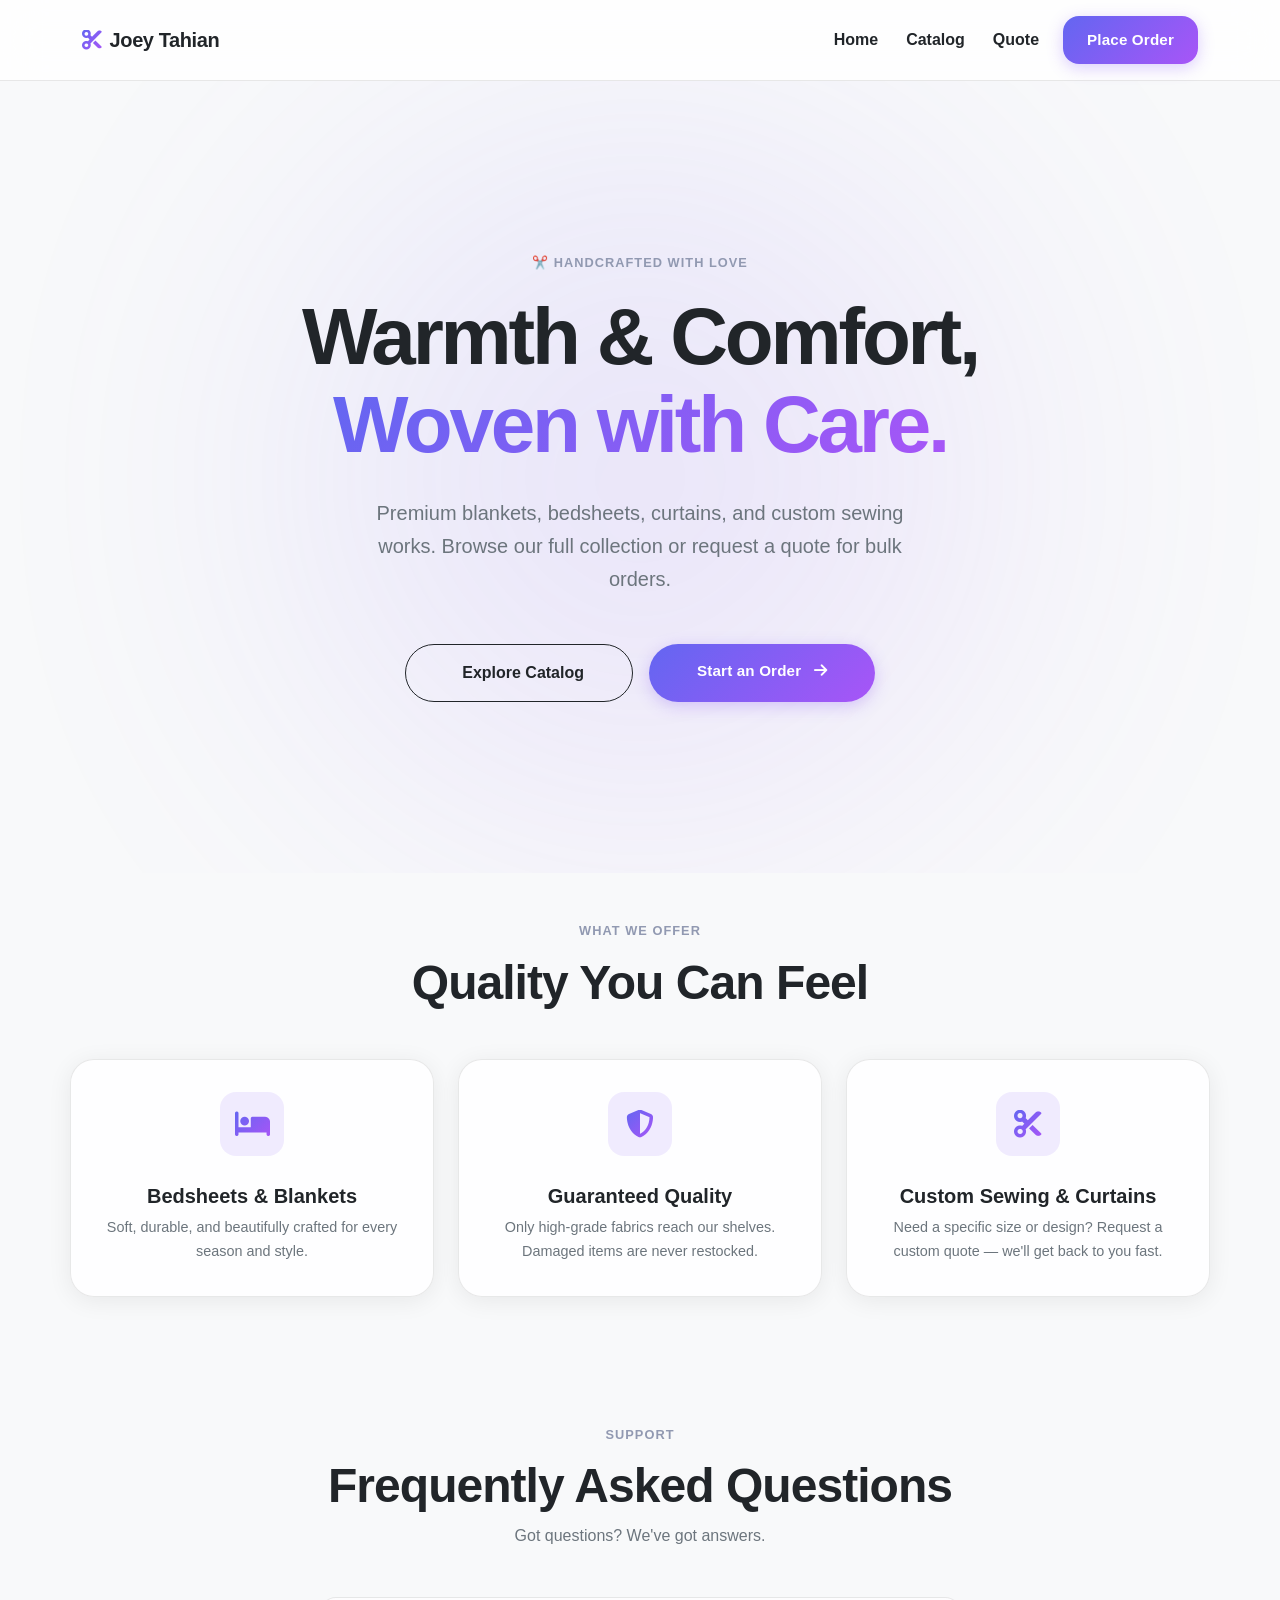
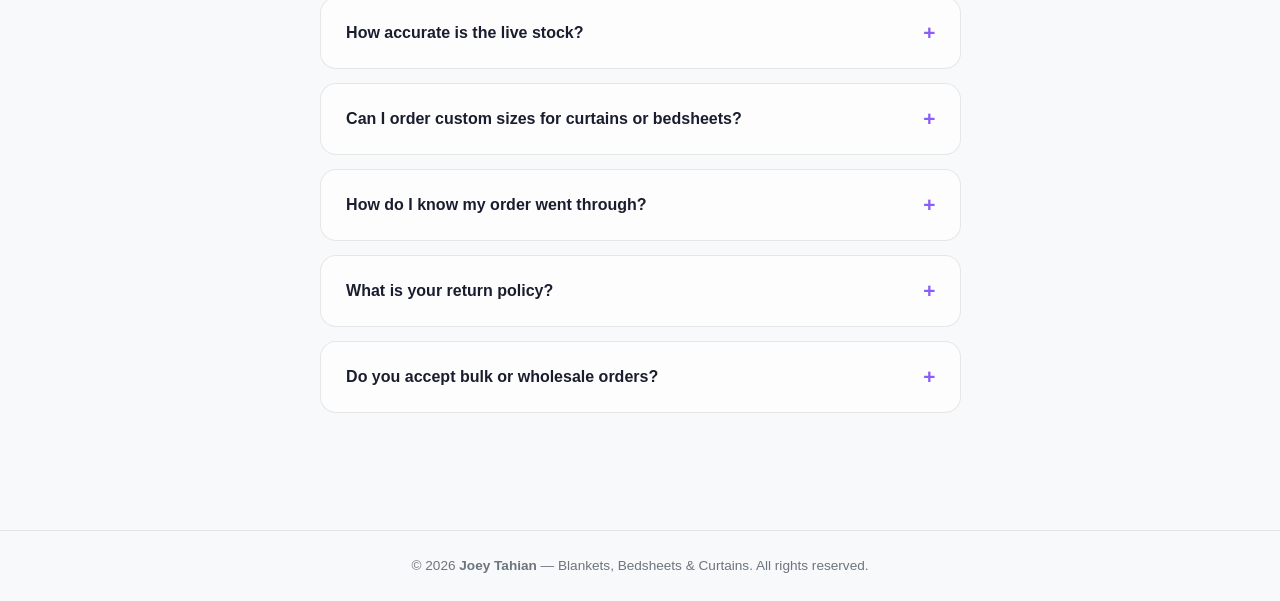
<file: frontend/index.html>
<!DOCTYPE html>
<html lang="en">
<head>
    <meta charset="UTF-8">
    <meta name="viewport" content="width=device-width, initial-scale=1.0">
    <title>Joey Tahian | Blankets, Bedsheets & Curtains</title>
    <link href="https://cdn.jsdelivr.net/npm/bootstrap@5.3.0/dist/css/bootstrap.min.css" rel="stylesheet">
    <link href="assets/css/style.css" rel="stylesheet">
    <link href="https://cdnjs.cloudflare.com/ajax/libs/font-awesome/6.4.0/css/all.min.css" rel="stylesheet">
</head>
<body class="bg-light text-dark">

    <!-- Navbar -->
    <nav class="navbar navbar-expand-lg navbar-light navbar-glass">
        <div class="container">
            <a class="navbar-brand fw-bold fs-4 text-dark" href="index.html">
                <i class="fa-solid fa-scissors me-2 text-gradient"></i>Joey Tahian
            </a>
            <button class="navbar-toggler border-0" type="button" data-bs-toggle="collapse" data-bs-target="#mainNav">
                <span class="navbar-toggler-icon"></span>
            </button>
            <div class="collapse navbar-collapse" id="mainNav">
                <div class="ms-auto d-flex align-items-center gap-1">
                    <a href="index.html" class="nav-link text-dark fw-semibold">Home</a>
                    <a href="catalog.html" class="nav-link text-dark fw-semibold">Catalog</a>
                    <a href="quote.html" class="nav-link text-dark fw-semibold">Quote</a>
                    <a href="order.html" class="btn btn-modern ms-2 px-4">Place Order</a>
                </div>
            </div>
        </div>
    </nav>

    <!-- Hero -->
    <header class="hero-section">
        <div class="hero-glow"></div>
        <div class="container hero-content animate-fade-up">
            <p class="section-label text-center mb-3">✂️ Handcrafted with love</p>
            <h1 class="display-1 text-dark mb-4 mx-auto" style="max-width: 800px;">
                Warmth & Comfort, <br><span class="text-gradient">Woven with Care.</span>
            </h1>
            <p class="lead text-secondary mb-5 mx-auto" style="max-width: 560px; line-height: 1.65;">
                Premium blankets, bedsheets, curtains, and custom sewing works. Browse our full collection or request a quote for bulk orders.
            </p>
            <div class="d-flex flex-wrap justify-content-center gap-3">
                <a href="catalog.html" class="btn btn-outline-dark rounded-pill px-5 py-3 fw-bold">
                    <i class="fa-solid fa-grid-2 me-2"></i>Explore Catalog
                </a>
                <a href="order.html" class="btn btn-modern rounded-pill px-5 py-3 fw-bold">
                    Start an Order <i class="fa-solid fa-arrow-right ms-2"></i>
                </a>
            </div>
        </div>
    </header>

    <!-- Features -->
    <div class="container section-gap-sm animate-fade-up delay-1">
        <div class="text-center mb-5">
            <p class="section-label">What we offer</p>
            <h2 class="display-5 fw-bold">Quality You Can Feel</h2>
        </div>
        <div class="row g-4 justify-content-center">
            <div class="col-sm-6 col-lg-4">
                <div class="glass-card text-center h-100">
                    <div class="mb-4">
                        <span style="display:inline-flex;align-items:center;justify-content:center;width:64px;height:64px;border-radius:16px;background:var(--accent-light);">
                            <i class="fa-solid fa-bed fs-3 text-gradient"></i>
                        </span>
                    </div>
                    <h5 class="fw-bold mb-2">Bedsheets & Blankets</h5>
                    <p class="text-secondary mb-0" style="font-size:0.9rem;line-height:1.65;">Soft, durable, and beautifully crafted for every season and style.</p>
                </div>
            </div>
            <div class="col-sm-6 col-lg-4">
                <div class="glass-card text-center h-100">
                    <div class="mb-4">
                        <span style="display:inline-flex;align-items:center;justify-content:center;width:64px;height:64px;border-radius:16px;background:var(--accent-light);">
                            <i class="fa-solid fa-shield-halved fs-3 text-gradient"></i>
                        </span>
                    </div>
                    <h5 class="fw-bold mb-2">Guaranteed Quality</h5>
                    <p class="text-secondary mb-0" style="font-size:0.9rem;line-height:1.65;">Only high-grade fabrics reach our shelves. Damaged items are never restocked.</p>
                </div>
            </div>
            <div class="col-sm-6 col-lg-4">
                <div class="glass-card text-center h-100">
                    <div class="mb-4">
                        <span style="display:inline-flex;align-items:center;justify-content:center;width:64px;height:64px;border-radius:16px;background:var(--accent-light);">
                            <i class="fa-solid fa-scissors fs-3 text-gradient"></i>
                        </span>
                    </div>
                    <h5 class="fw-bold mb-2">Custom Sewing & Curtains</h5>
                    <p class="text-secondary mb-0" style="font-size:0.9rem;line-height:1.65;">Need a specific size or design? Request a custom quote — we'll get back to you fast.</p>
                </div>
            </div>
        </div>
    </div>

    <!-- FAQ -->
    <div class="container faq-section animate-fade-up delay-2" id="faq">
        <div class="text-center mb-5">
            <p class="section-label">Support</p>
            <h2 class="display-5 fw-bold mb-2">Frequently Asked Questions</h2>
            <p class="text-secondary">Got questions? We've got answers.</p>
        </div>
        <div class="row justify-content-center">
            <div class="col-lg-7">
                <details class="faq-card">
                    <summary>How accurate is the live stock?</summary>
                    <div class="faq-content">
                        Our stock levels update in real-time. When you place an order, items are immediately deducted from inventory so you always get what you ordered.
                    </div>
                </details>
                <details class="faq-card">
                    <summary>Can I order custom sizes for curtains or bedsheets?</summary>
                    <div class="faq-content">
                        Absolutely! Use our <a href="quote.html" class="text-gradient fw-bold">Request Quote</a> page to describe your custom size, fabric preference, or design. Our team will respond with pricing and availability.
                    </div>
                </details>
                <details class="faq-card">
                    <summary>How do I know my order went through?</summary>
                    <div class="faq-content">
                        After placing your order you'll instantly see an Order Confirmation Number on screen. Our team processes it from Pending to Confirmed and will reach out if needed.
                    </div>
                </details>
                <details class="faq-card">
                    <summary>What is your return policy?</summary>
                    <div class="faq-content">
                        We accept returns on unused items in good condition. Those in good shape are restocked; damaged items are safely removed from active inventory.
                    </div>
                </details>
                <details class="faq-card">
                    <summary>Do you accept bulk or wholesale orders?</summary>
                    <div class="faq-content">
                        Yes! We welcome bulk orders for bedsheets, blankets, and curtains. Use the <a href="quote.html" class="text-gradient fw-bold">Request Quote</a> page and specify the quantity. We'll send a special bulk pricing quote.
                    </div>
                </details>
            </div>
        </div>
    </div>

    <!-- Footer -->
    <footer class="border-top py-4 mt-4" style="border-color: var(--card-border) !important;">
        <div class="container text-center text-secondary" style="font-size: 0.85rem;">
            <p class="mb-0">© 2026 <strong>Joey Tahian</strong> — Blankets, Bedsheets & Curtains. All rights reserved.</p>
        </div>
    </footer>

    <script src="https://cdn.jsdelivr.net/npm/bootstrap@5.3.0/dist/js/bootstrap.bundle.min.js"></script>
    <script>
        document.querySelectorAll('a[href^="#"]').forEach(a => {
            a.addEventListener('click', e => {
                e.preventDefault();
                document.querySelector(a.getAttribute('href'))?.scrollIntoView({ behavior: 'smooth' });
            });
        });
    </script>
</body>
</html>
</file>
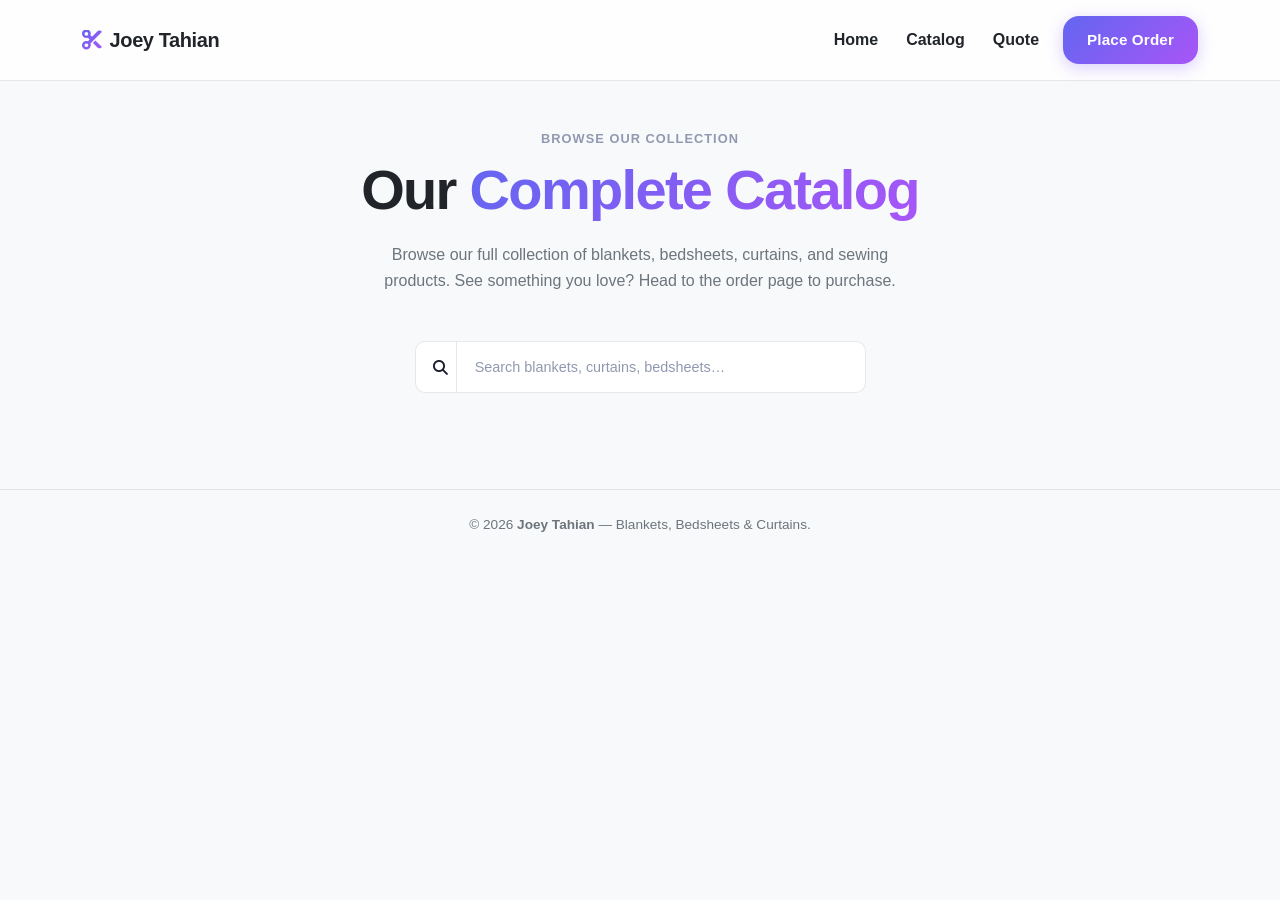
<file: frontend/catalog.html>
<!DOCTYPE html>
<html lang="en">
<head>
    <meta charset="UTF-8">
    <meta name="viewport" content="width=device-width, initial-scale=1.0">
    <title>Catalog | Joey Tahian</title>
    <link href="https://cdn.jsdelivr.net/npm/bootstrap@5.3.0/dist/css/bootstrap.min.css" rel="stylesheet">
    <link href="assets/css/style.css" rel="stylesheet">
    <link href="https://cdnjs.cloudflare.com/ajax/libs/font-awesome/6.4.0/css/all.min.css" rel="stylesheet">
</head>
<body class="bg-light text-dark">

    <!-- Navbar -->
    <nav class="navbar navbar-expand-lg navbar-light navbar-glass">
        <div class="container">
            <a class="navbar-brand fw-bold fs-4 text-dark" href="index.html">
                <i class="fa-solid fa-scissors me-2 text-gradient"></i>Joey Tahian
            </a>
            <button class="navbar-toggler border-0" type="button" data-bs-toggle="collapse" data-bs-target="#mainNav">
                <span class="navbar-toggler-icon"></span>
            </button>
            <div class="collapse navbar-collapse" id="mainNav">
                <div class="ms-auto d-flex align-items-center gap-1">
                    <a href="index.html" class="nav-link text-dark fw-semibold">Home</a>
                    <a href="catalog.html" class="nav-link text-dark fw-semibold">Catalog</a>
                    <a href="quote.html" class="nav-link text-dark fw-semibold">Quote</a>
                    <a href="order.html" class="btn btn-modern ms-2 px-4">Place Order</a>
                </div>
            </div>
        </div>
    </nav>

    <!-- Page Header -->
    <div class="container page-header animate-fade-up">
        <div class="text-center">
            <p class="section-label mb-2">Browse our collection</p>
            <h1 class="display-4 fw-bold mb-3">Our <span class="text-gradient">Complete Catalog</span></h1>
            <p class="text-secondary mx-auto" style="max-width: 540px;">
                Browse our full collection of blankets, bedsheets, curtains, and sewing products. See something you love? Head to the order page to purchase.
            </p>
        </div>
    </div>

    <!-- Search + Grid -->
    <div class="container pb-5 animate-fade-up delay-1">
        <!-- Search bar -->
        <div class="row justify-content-center mb-5">
            <div class="col-md-6 col-lg-5">
                <div class="input-group">
                    <span class="input-group-text glass-input border-end-0 bg-transparent text-secondary" style="border-radius: 10px 0 0 10px !important; padding-right: 0.5rem !important;">
                        <i class="fa-solid fa-search"></i>
                    </span>
                    <input type="text" id="catalogSearch" class="form-control glass-input border-start-0" placeholder="Search blankets, curtains, bedsheets…" style="border-radius: 0 10px 10px 0 !important;">
                </div>
            </div>
        </div>

        <!-- Cards -->
        <div class="bento-grid" id="catalogContainer">
            <!-- JS loaded -->
        </div>
    </div>

    <!-- Footer -->
    <footer class="border-top py-4" style="border-color: var(--card-border) !important;">
        <div class="container text-center text-secondary" style="font-size: 0.85rem;">
            <p class="mb-0">© 2026 <strong>Joey Tahian</strong> — Blankets, Bedsheets & Curtains.</p>
        </div>
    </footer>

    <script src="https://code.jquery.com/jquery-3.6.0.min.js"></script>
    <script src="https://cdn.jsdelivr.net/npm/bootstrap@5.3.0/dist/js/bootstrap.bundle.min.js"></script>
    <script src="assets/js/api.js"></script>
    <script>
        $(function() {
            function loadCatalog(search = '') {
                api('quotes/catalog.php?search=' + encodeURIComponent(search)).done(function(res) {
                    let container = $('#catalogContainer');
                    container.empty();

                    if (res.data.length === 0) {
                        container.html('<div class="col-12 text-center text-secondary py-5"><i class="fa-solid fa-box-open fs-1 opacity-30 d-block mb-3"></i>No items found matching your search.</div>');
                        return;
                    }

                    res.data.forEach(item => {
                        let stockBadge = item.quantity > 0
                            ? `<span class="product-stock text-success bg-success bg-opacity-10 border border-success border-opacity-25"><i class="fa-solid fa-check"></i> In Stock</span>`
                            : `<span class="product-stock text-danger bg-danger bg-opacity-10 border border-danger border-opacity-25"><i class="fa-solid fa-xmark"></i> Out of Stock</span>`;

                        let safeSrc = '';
                        try {
                            const parsed = new URL(item.image_url, window.location.href);
                            if (['http:', 'https:'].includes(parsed.protocol)) safeSrc = parsed.href;
                        } catch (e) { safeSrc = ''; }
                        let imgHtml = safeSrc
                            ? `<img src="${$('<div>').text(safeSrc).html()}" alt="${$('<div>').text(item.name).html()}" class="w-100 mb-4" style="border-radius:12px;height:180px;object-fit:cover;">`
                            : `<div class="w-100 mb-4 d-flex align-items-center justify-content-center" style="border-radius:12px;height:180px;background:rgba(0,0,0,0.04);"><i class="fa-solid fa-image fs-1 text-secondary opacity-30"></i></div>`;

                        let card = `
                            <div class="glass-card bento-item">
                                <div>
                                    ${imgHtml}
                                    <div class="mb-3">${stockBadge}</div>
                                    <h5 class="fw-bold mb-1">${$('<div>').text(item.name).html()}</h5>
                                    <p class="text-secondary mb-0" style="font-size:0.88rem;">${$('<div>').text(item.category).html()}</p>
                                </div>
                                <div class="d-flex justify-content-between align-items-center mt-4 pt-3" style="border-top:1px solid var(--card-border);">
                                    <div class="product-price">₱${parseFloat(item.price).toFixed(2)}</div>
                                    <a href="order.html" class="btn btn-outline-dark btn-sm rounded-pill px-3 fw-semibold">Buy Now</a>
                                </div>
                            </div>`;
                        container.append(card);
                    });
                });
            }

            loadCatalog();

            let searchTimeout;
            $('#catalogSearch').on('input', function() {
                clearTimeout(searchTimeout);
                let val = $(this).val();
                searchTimeout = setTimeout(() => loadCatalog(val), 300);
            });
        });
    </script>
</body>
</html>
</file>
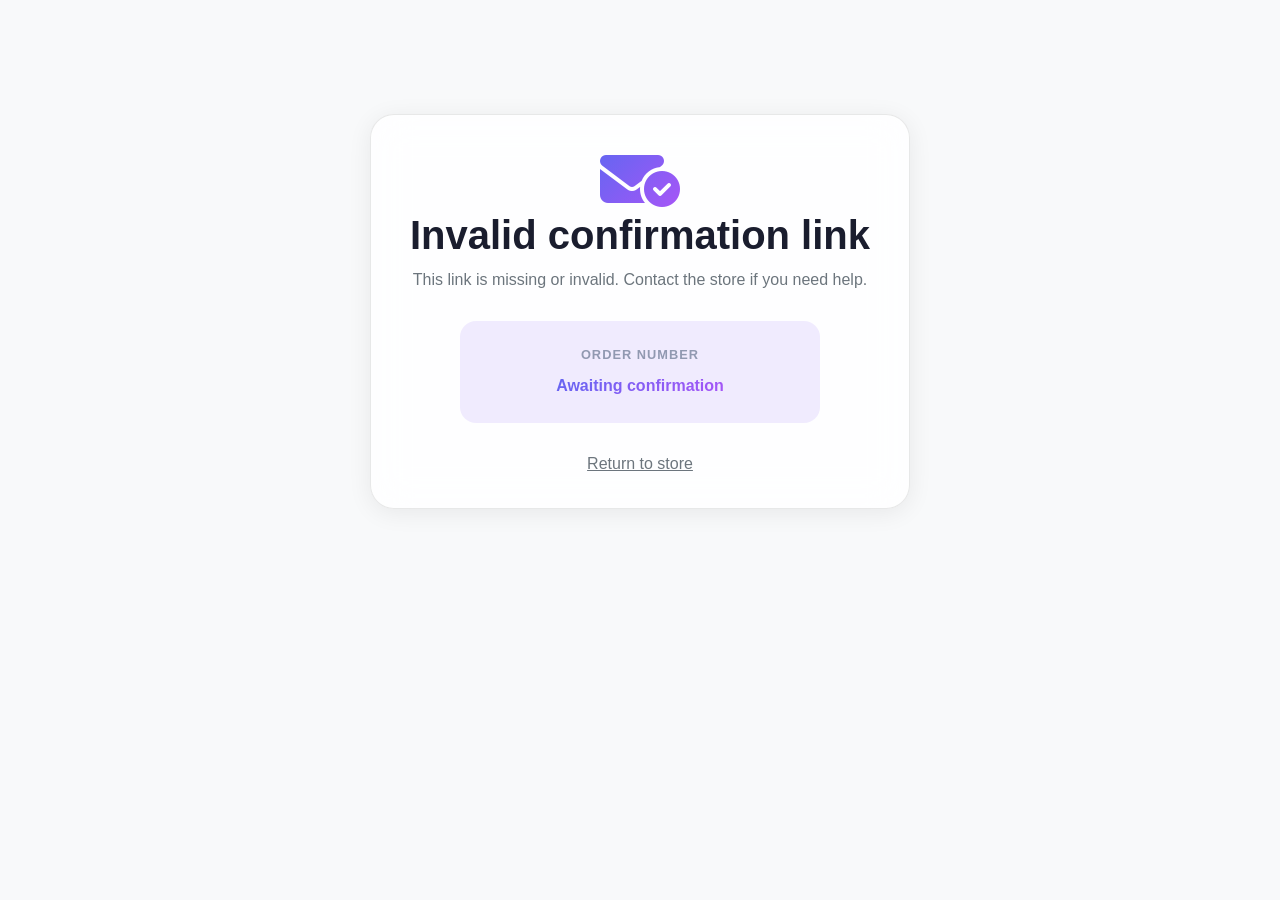
<file: frontend/confirm-order.html>
<!DOCTYPE html>
<html lang="en">
<head>
    <meta charset="UTF-8">
    <meta name="viewport" content="width=device-width, initial-scale=1.0">
    <meta name="referrer" content="no-referrer">
    <title>Confirm Your Order | Joey Tahian</title>
    <link href="https://cdn.jsdelivr.net/npm/bootstrap@5.3.0/dist/css/bootstrap.min.css" rel="stylesheet" referrerpolicy="no-referrer">
    <link href="assets/css/style.css" rel="stylesheet">
    <link href="https://cdnjs.cloudflare.com/ajax/libs/font-awesome/6.4.0/css/all.min.css" rel="stylesheet" referrerpolicy="no-referrer">
</head>
<body class="bg-light">
    <div class="container py-4">
        <main class="glass-card success-card animate-fade-up text-center" style="max-width:540px;margin:10vh auto;">
            <i class="fa-solid fa-envelope-circle-check check-icon text-gradient" style="font-size:4rem;"></i>
            <h1 class="fw-bold mb-2" id="confirmTitle">Confirm your order</h1>
            <p class="text-secondary mb-4" id="confirmMessage" aria-live="polite">Click below to confirm that you placed this order.</p>
            <div class="p-4 mb-4 mx-auto" style="background:var(--accent-light);border-radius:var(--radius-md);max-width:360px;">
                <span class="section-label d-block mb-2">Order Number</span>
                <span class="fw-bold text-gradient" id="confirmedOrderNo">Awaiting confirmation</span>
            </div>
            <button type="button" class="btn btn-modern rounded-pill px-5 py-3 fw-bold" id="confirmOrderButton">Confirm Order</button>
            <div class="mt-4"><a href="index.html" class="text-secondary">Return to store</a></div>
        </main>
    </div>

    <script src="https://code.jquery.com/jquery-3.6.0.min.js" referrerpolicy="no-referrer"></script>
    <script src="assets/js/api.js?v=5"></script>
    <script>
        $(function() {
            const params = new URLSearchParams(window.location.search);
            const token = params.get('token') || '';
            history.replaceState({}, document.title, window.location.pathname);
            const button = $('#confirmOrderButton');

            if (!/^[a-f0-9]{64}$/i.test(token)) {
                $('#confirmTitle').text('Invalid confirmation link');
                $('#confirmMessage').text('This link is missing or invalid. Contact the store if you need help.');
                button.prop('disabled', true).addClass('d-none');
                return;
            }

            button.on('click', function() {
                button.prop('disabled', true).html('<span class="spinner-border spinner-border-sm me-2" aria-hidden="true"></span>Confirming…');
                api('orders/confirm.php', 'POST', { token }).done(function(response) {
                    const orderNo = response.data && response.data.order_no;
                    $('#confirmTitle').text('Order confirmed');
                    $('#confirmMessage').text(response.message || 'Your order is confirmed.');
                    $('#confirmedOrderNo').text(orderNo || 'Confirmed');
                    button.addClass('d-none');
                }).fail(function(xhr) {
                    const message = xhr.responseJSON && xhr.responseJSON.message
                        ? xhr.responseJSON.message
                        : 'We could not confirm this order. Please try again.';
                    $('#confirmMessage').text(message);
                    button.prop('disabled', false).text('Try Again');
                });
            });
        });
    </script>
</body>
</html>
</file>
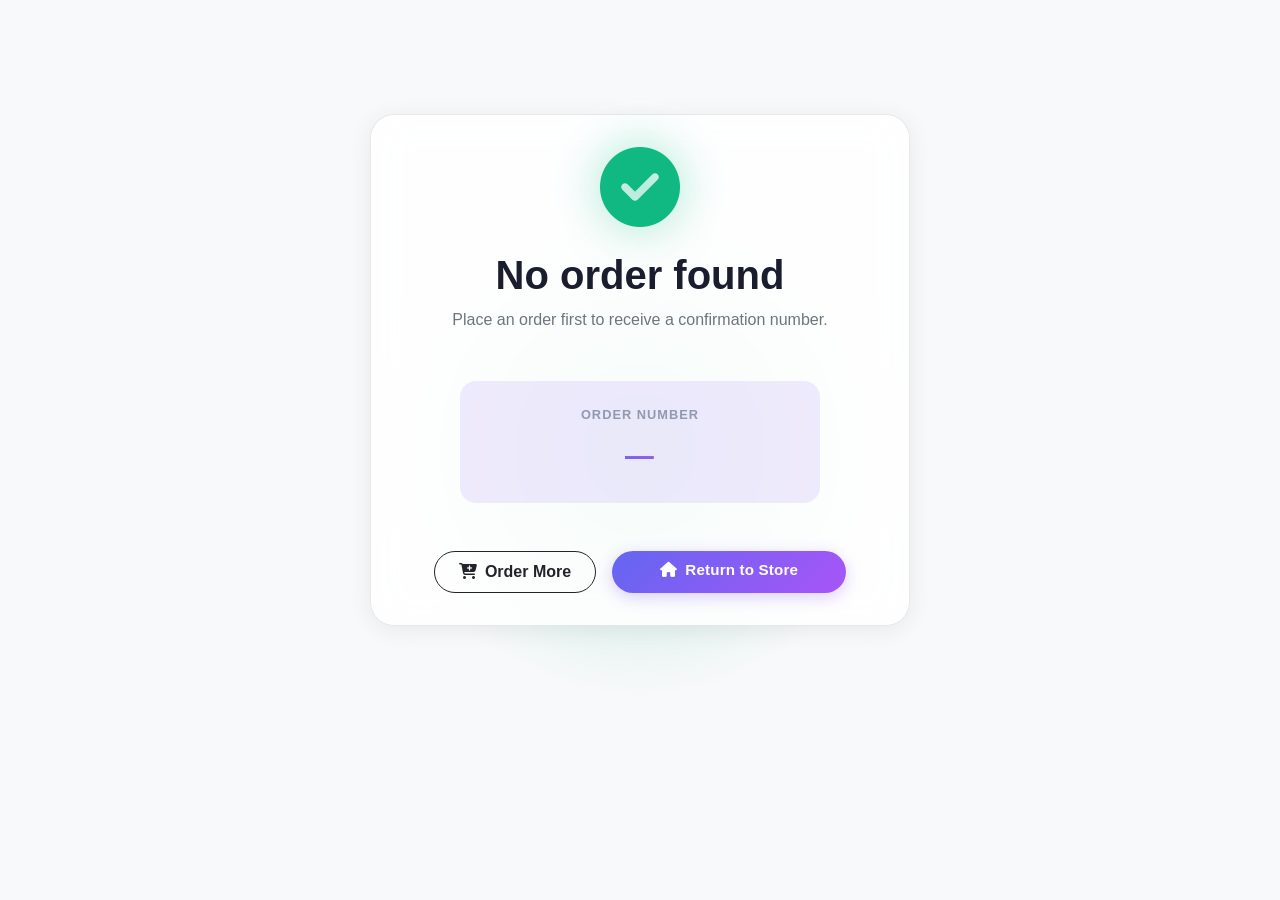
<file: frontend/confirmation.html>
<!DOCTYPE html>
<html lang="en">
<head>
    <meta charset="UTF-8">
    <meta name="viewport" content="width=device-width, initial-scale=1.0">
    <title>Order Received | Joey Tahian</title>
    <link href="https://cdn.jsdelivr.net/npm/bootstrap@5.3.0/dist/css/bootstrap.min.css" rel="stylesheet">
    <link href="assets/css/style.css" rel="stylesheet">
    <link href="https://cdnjs.cloudflare.com/ajax/libs/font-awesome/6.4.0/css/all.min.css" rel="stylesheet">
    <style>
        .success-glow {
            position: fixed;
            width: 500px; height: 500px;
            background: radial-gradient(circle, rgba(16,185,129,0.25) 0%, transparent 70%);
            top: 50%; left: 50%;
            transform: translate(-50%,-50%);
            z-index: 0; pointer-events: none;
        }
        .success-card {
            max-width: 540px;
            margin: 10vh auto;
            position: relative; z-index: 1;
            text-align: center;
        }
        .check-icon {
            font-size: 5rem;
            color: #10b981;
            margin-bottom: 1.5rem;
            filter: drop-shadow(0 0 24px rgba(16,185,129,0.4));
            animation: scaleIn 0.5s cubic-bezier(0.16,1,0.3,1) both;
        }
        @keyframes scaleIn {
            from { transform: scale(0); opacity: 0; }
            to   { transform: scale(1); opacity: 1; }
        }
    </style>
</head>
<body class="bg-light">
    <div class="success-glow"></div>
    <div class="container py-4">
        <div class="glass-card success-card animate-fade-up">
            <i class="fa-solid fa-circle-check check-icon"></i>
            <h1 class="fw-bold mb-2" id="confirmationTitle">Order Received</h1>
            <p class="text-secondary mb-5" id="confirmationMessage" style="font-size:1rem; line-height:1.6;">
                Check your email for a confirmation link. Your order will be confirmed after you click it.
            </p>

            <div class="p-4 mb-5 mx-auto" style="background:var(--accent-light); border-radius:var(--radius-md); max-width:360px;">
                <span class="section-label d-block mb-2">Order Number</span>
                <span class="fw-bold text-gradient" id="orderNo" style="font-size:1.8rem; letter-spacing:0.05em;"></span>
            </div>

            <div class="d-flex flex-wrap justify-content-center gap-3">
                <a href="order.html" class="btn btn-outline-dark rounded-pill px-4 py-2 fw-semibold">
                    <i class="fa-solid fa-cart-plus me-2"></i>Order More
                </a>
                <a href="index.html" class="btn btn-modern rounded-pill px-5 py-2 fw-bold">
                    <i class="fa-solid fa-house me-2"></i>Return to Store
                </a>
            </div>
        </div>
    </div>

    <script>
        const params = new URLSearchParams(window.location.search);
        const orderNo = params.get('order_no') || '';
        if (/^ORD-[A-F0-9]{16}$/.test(orderNo)) {
            document.getElementById('orderNo').textContent = orderNo;
            if (params.get('email_sent') !== '1') {
                document.getElementById('confirmationMessage').textContent = 'Your order was saved, but we could not send the confirmation email. Contact the store and provide your order number.';
            }
        } else {
            document.getElementById('confirmationTitle').textContent = 'No order found';
            document.getElementById('confirmationMessage').textContent = 'Place an order first to receive a confirmation number.';
            document.getElementById('orderNo').textContent = '—';
        }
    </script>
</body>
</html>
</file>
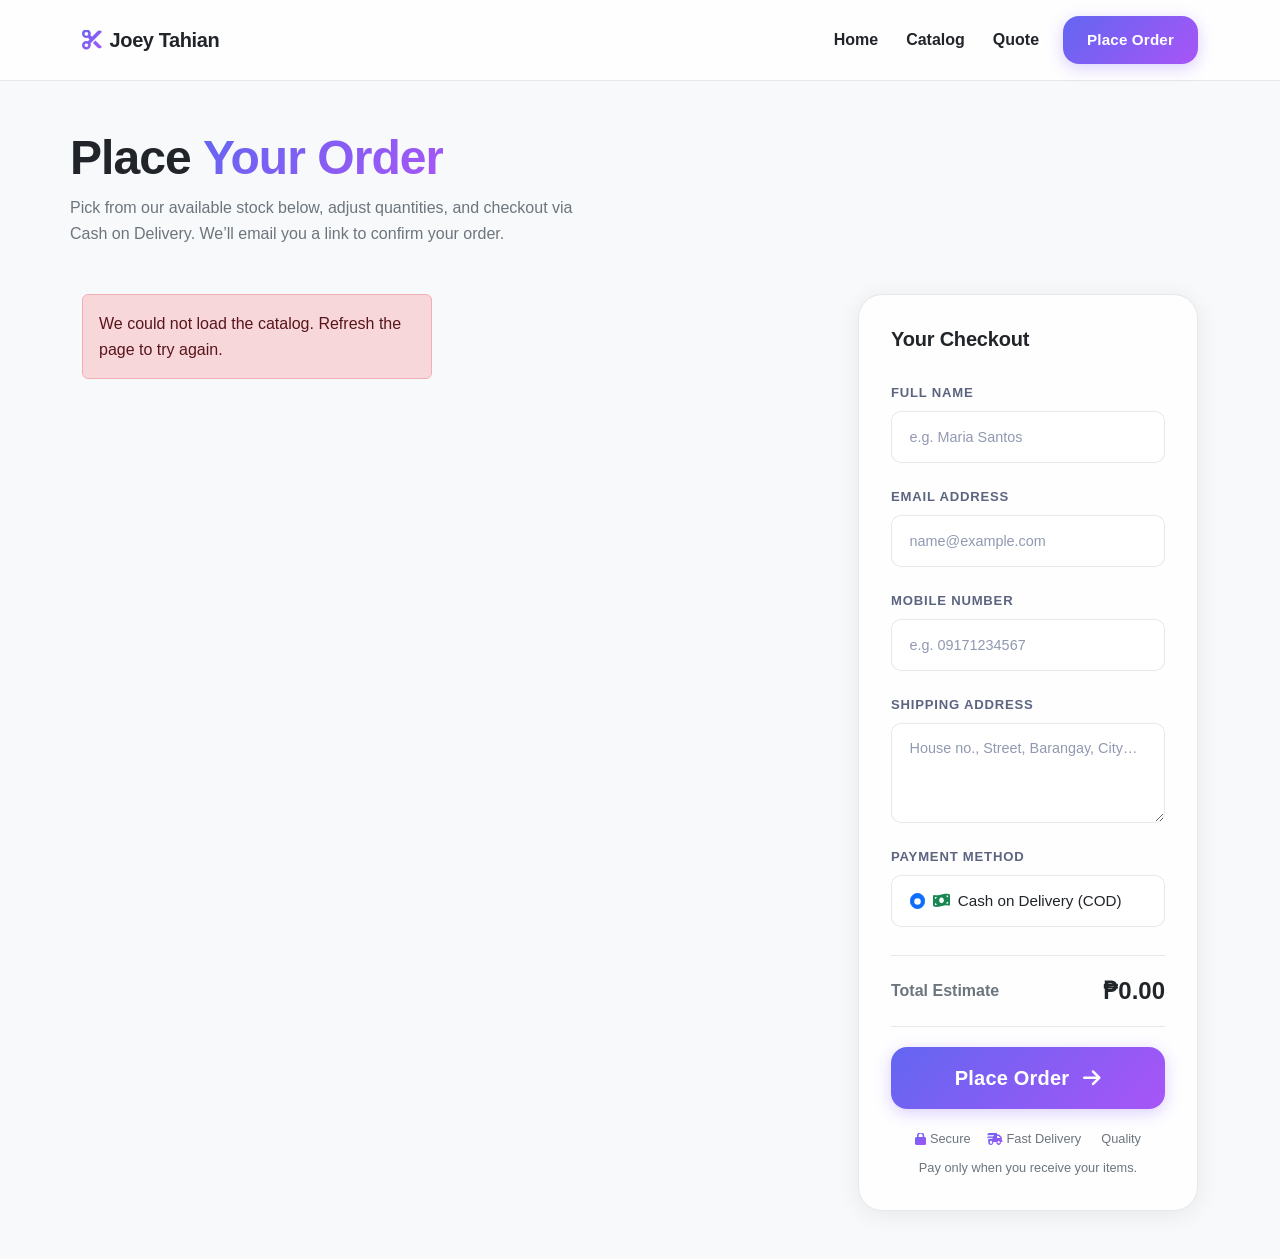
<file: frontend/order.html>
<!DOCTYPE html>
<html lang="en">
<head>
    <meta charset="UTF-8">
    <meta name="viewport" content="width=device-width, initial-scale=1.0">
    <title>Place Order | Joey Tahian</title>
    <link href="https://cdn.jsdelivr.net/npm/bootstrap@5.3.0/dist/css/bootstrap.min.css" rel="stylesheet">
    <link href="assets/css/style.css" rel="stylesheet">
    <link href="https://cdnjs.cloudflare.com/ajax/libs/font-awesome/6.4.0/css/all.min.css" rel="stylesheet">
</head>
<body class="bg-light text-dark">

    <!-- Navbar -->
    <nav class="navbar navbar-expand-lg navbar-light navbar-glass">
        <div class="container">
            <a class="navbar-brand fw-bold fs-4 text-dark" href="index.html">
                <i class="fa-solid fa-scissors me-2 text-gradient"></i>Joey Tahian
            </a>
            <button class="navbar-toggler border-0" type="button" data-bs-toggle="collapse" data-bs-target="#mainNav">
                <span class="navbar-toggler-icon"></span>
            </button>
            <div class="collapse navbar-collapse" id="mainNav">
                <div class="ms-auto d-flex align-items-center gap-1">
                    <a href="index.html" class="nav-link text-dark fw-semibold">Home</a>
                    <a href="catalog.html" class="nav-link text-dark fw-semibold">Catalog</a>
                    <a href="quote.html" class="nav-link text-dark fw-semibold">Quote</a>
                    <a href="order.html" class="btn btn-modern ms-2 px-4">Place Order</a>
                </div>
            </div>
        </div>
    </nav>

    <!-- Page Header -->
    <div class="container page-header animate-fade-up">
        <h1 class="display-5 fw-bold mb-2">Place <span class="text-gradient">Your Order</span></h1>
        <p class="text-secondary" style="max-width: 540px; font-size: 1rem;">
            Pick from our available stock below, adjust quantities, and checkout via Cash on Delivery. We’ll email you a link to confirm your order.
        </p>
    </div>

    <!-- Main -->
    <div class="container pb-5">
        <div class="row g-5">

            <!-- Left: Product Grid -->
            <div class="col-lg-8 animate-fade-up delay-1">
                <div class="bento-grid" id="itemsContainer">
                    <div class="text-secondary py-4">
                        <span class="spinner-border spinner-border-sm me-2"></span> Loading items…
                    </div>
                </div>
            </div>

            <!-- Right: Checkout Form -->
            <div class="col-lg-4 animate-fade-up delay-2">
                <div class="glass-card position-sticky" style="top: 90px;">
                    <h5 class="fw-bold mb-4" style="letter-spacing:-0.01em;">Your Checkout</h5>

                    <form id="orderForm" novalidate>
                        <!-- Full Name -->
                        <div class="mb-3">
                            <label class="form-label">Full Name</label>
                            <input type="text" id="customer_name" class="form-control glass-input" required minlength="2" maxlength="100" autocomplete="name" placeholder="e.g. Maria Santos">
                        </div>

                        <!-- Email -->
                        <div class="mb-3">
                            <label class="form-label">Email Address</label>
                            <input type="email" id="email" class="form-control glass-input" required maxlength="100" autocomplete="email" placeholder="name@example.com">
                        </div>

                        <!-- Mobile -->
                        <div class="mb-3">
                            <label class="form-label">Mobile Number</label>
                            <input type="tel" id="mobile" class="form-control glass-input" required maxlength="30" pattern="(\+?63|0)?9[0-9]{9}" title="Enter a Philippine mobile number, such as 09171234567 or +639171234567" autocomplete="tel" placeholder="e.g. 09171234567">
                        </div>

                        <!-- Address -->
                        <div class="mb-3">
                            <label class="form-label">Shipping Address</label>
                            <textarea id="address" class="form-control glass-input" rows="3" required minlength="8" maxlength="255" autocomplete="street-address" placeholder="House no., Street, Barangay, City…"></textarea>
                        </div>

                        <!-- Payment -->
                        <div class="mb-4">
                            <label class="form-label">Payment Method</label>
                            <div class="glass-input d-flex align-items-center gap-2" style="border-radius: 10px !important;">
                                <input class="form-check-input mt-0 flex-shrink-0" type="radio" name="payment_method" id="paymentCOD" value="COD" checked>
                                <label class="form-check-label text-dark mb-0" for="paymentCOD" style="cursor:pointer;">
                                    <i class="fa-solid fa-money-bill-wave me-2 text-success"></i>Cash on Delivery (COD)
                                </label>
                            </div>
                        </div>

                        <!-- Total -->
                        <div class="d-flex justify-content-between align-items-center py-3 mb-3" style="border-top:1.5px solid var(--card-border); border-bottom:1.5px solid var(--card-border);">
                            <span class="text-secondary fw-semibold">Total Estimate</span>
                            <span class="fw-bold fs-4" id="orderTotal">₱0.00</span>
                        </div>

                        <!-- Error -->
                        <div class="alert alert-danger d-none mb-3 p-3" id="orderError" role="alert" style="border-radius:10px; font-size:0.9rem;"></div>

                        <!-- Submit -->
                        <button type="submit" id="orderSubmit" class="btn btn-modern w-100 py-3 fw-bold fs-5 mb-3">
                            Place Order <i class="fa-solid fa-arrow-right ms-2"></i>
                        </button>

                        <!-- Trust badges -->
                        <div class="text-center text-secondary" style="font-size:0.8rem;">
                            <div class="d-flex justify-content-center flex-wrap gap-3 mb-2">
                                <span><i class="fa-solid fa-lock text-gradient me-1"></i>Secure</span>
                                <span><i class="fa-solid fa-truck-fast text-gradient me-1"></i>Fast Delivery</span>
                                <span><i class="fa-solid fa-shield-check text-gradient me-1"></i>Quality</span>
                            </div>
                            <span>Pay only when you receive your items.</span>
                        </div>
                    </form>
                </div>
            </div>

        </div>
    </div>

    <script src="https://code.jquery.com/jquery-3.6.0.min.js"></script>
    <script src="https://cdn.jsdelivr.net/npm/bootstrap@5.3.0/dist/js/bootstrap.bundle.min.js"></script>
    <script src="assets/js/api.js?v=5"></script>
    <script src="assets/js/order.js?v=1"></script>
</body>
</html>
</file>
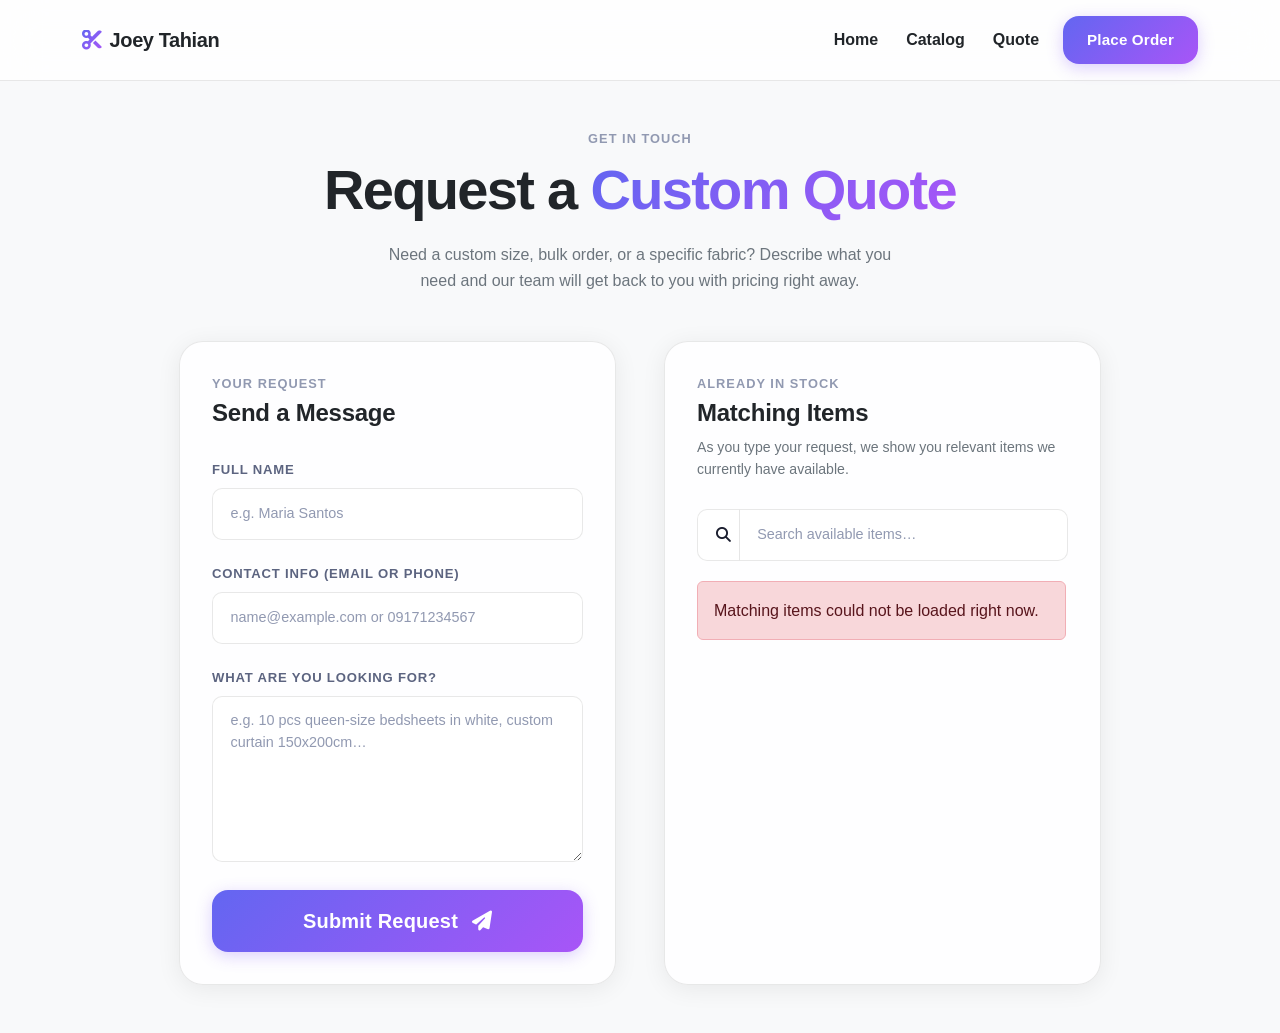
<file: frontend/quote.html>
<!DOCTYPE html>
<html lang="en">
<head>
    <meta charset="UTF-8">
    <meta name="viewport" content="width=device-width, initial-scale=1.0">
    <title>Request Quote | Joey Tahian</title>
    <link href="https://cdn.jsdelivr.net/npm/bootstrap@5.3.0/dist/css/bootstrap.min.css" rel="stylesheet">
    <link href="assets/css/style.css" rel="stylesheet">
    <link href="https://cdnjs.cloudflare.com/ajax/libs/font-awesome/6.4.0/css/all.min.css" rel="stylesheet">
</head>
<body class="bg-light text-dark">

    <!-- Navbar -->
    <nav class="navbar navbar-expand-lg navbar-light navbar-glass">
        <div class="container">
            <a class="navbar-brand fw-bold fs-4 text-dark" href="index.html">
                <i class="fa-solid fa-scissors me-2 text-gradient"></i>Joey Tahian
            </a>
            <button class="navbar-toggler border-0" type="button" data-bs-toggle="collapse" data-bs-target="#mainNav">
                <span class="navbar-toggler-icon"></span>
            </button>
            <div class="collapse navbar-collapse" id="mainNav">
                <div class="ms-auto d-flex align-items-center gap-1">
                    <a href="index.html" class="nav-link text-dark fw-semibold">Home</a>
                    <a href="catalog.html" class="nav-link text-dark fw-semibold">Catalog</a>
                    <a href="quote.html" class="nav-link text-dark fw-semibold">Quote</a>
                    <a href="order.html" class="btn btn-modern ms-2 px-4">Place Order</a>
                </div>
            </div>
        </div>
    </nav>

    <!-- Page Header -->
    <div class="container page-header animate-fade-up">
        <div class="text-center">
            <p class="section-label mb-2">Get in touch</p>
            <h1 class="display-4 fw-bold mb-3">Request a <span class="text-gradient">Custom Quote</span></h1>
            <p class="text-secondary mx-auto" style="max-width: 520px;">
                Need a custom size, bulk order, or a specific fabric? Describe what you need and our team will get back to you with pricing right away.
            </p>
        </div>
    </div>

    <!-- Main -->
    <div class="container pb-5 animate-fade-up delay-1">
        <div class="row g-5 justify-content-center">

            <!-- Quote Form -->
            <div class="col-lg-5 col-md-6">
                <div class="glass-card h-100">
                    <div class="mb-4">
                        <span class="section-label d-block mb-1">Your Request</span>
                        <h4 class="fw-bold mb-0" style="letter-spacing:-0.01em;">Send a Message</h4>
                    </div>

                    <form id="quoteForm" novalidate>
                        <div class="mb-3">
                            <label class="form-label">Full Name</label>
                            <input type="text" id="customer_name" name="customer_name" class="form-control glass-input" required minlength="2" maxlength="100" autocomplete="name" placeholder="e.g. Maria Santos">
                        </div>
                        <div class="mb-3">
                            <label class="form-label">Contact Info (Email or Phone)</label>
                            <input type="text" id="contact" name="contact" class="form-control glass-input" required minlength="5" maxlength="100" placeholder="name@example.com or 09171234567">
                        </div>
                        <div class="mb-4">
                            <label class="form-label">What are you looking for?</label>
                            <textarea id="requested_items" name="requested_items" class="form-control glass-input" rows="6" required minlength="10" maxlength="2000" placeholder="e.g. 10 pcs queen-size bedsheets in white, custom curtain 150x200cm…"></textarea>
                        </div>
                        <button type="submit" id="quoteSubmit" class="btn btn-modern w-100 py-3 fw-bold fs-5">
                            Submit Request <i class="fa-solid fa-paper-plane ms-2"></i>
                        </button>
                    </form>

                    <div id="quoteResult" class="mt-4 p-3 d-none text-center" role="status" aria-live="polite" style="border-radius:10px; font-size:0.9rem;"></div>
                </div>
            </div>

            <!-- Recommendations -->
            <div class="col-lg-5 col-md-6 animate-fade-up delay-2">
                <div class="glass-card h-100">
                    <div class="mb-4">
                        <span class="section-label d-block mb-1">Already in stock</span>
                        <h4 class="fw-bold mb-0" style="letter-spacing:-0.01em;">Matching Items</h4>
                        <p class="text-secondary mt-2 mb-0" style="font-size:0.88rem;">As you type your request, we show you relevant items we currently have available.</p>
                    </div>

                    <div class="mb-3">
                        <div class="input-group">
                            <span class="input-group-text glass-input border-end-0 bg-transparent text-secondary" style="border-radius:10px 0 0 10px !important; padding-right:0.5rem !important;">
                                <i class="fa-solid fa-search"></i>
                            </span>
                            <input type="text" id="search" class="form-control glass-input border-start-0" placeholder="Search available items…" style="border-radius:0 10px 10px 0 !important;">
                        </div>
                    </div>

                    <div id="recommendationsList" style="max-height: 420px; overflow-y: auto; padding-right: 2px;">
                        <!-- JS loaded -->
                    </div>
                </div>
            </div>

        </div>
    </div>

    <script src="https://code.jquery.com/jquery-3.6.0.min.js"></script>
    <script src="https://cdn.jsdelivr.net/npm/bootstrap@5.3.0/dist/js/bootstrap.bundle.min.js"></script>
    <script src="assets/js/api.js?v=5"></script>
    <script src="assets/js/quote.js?v=1"></script>
</body>
</html>
</file>
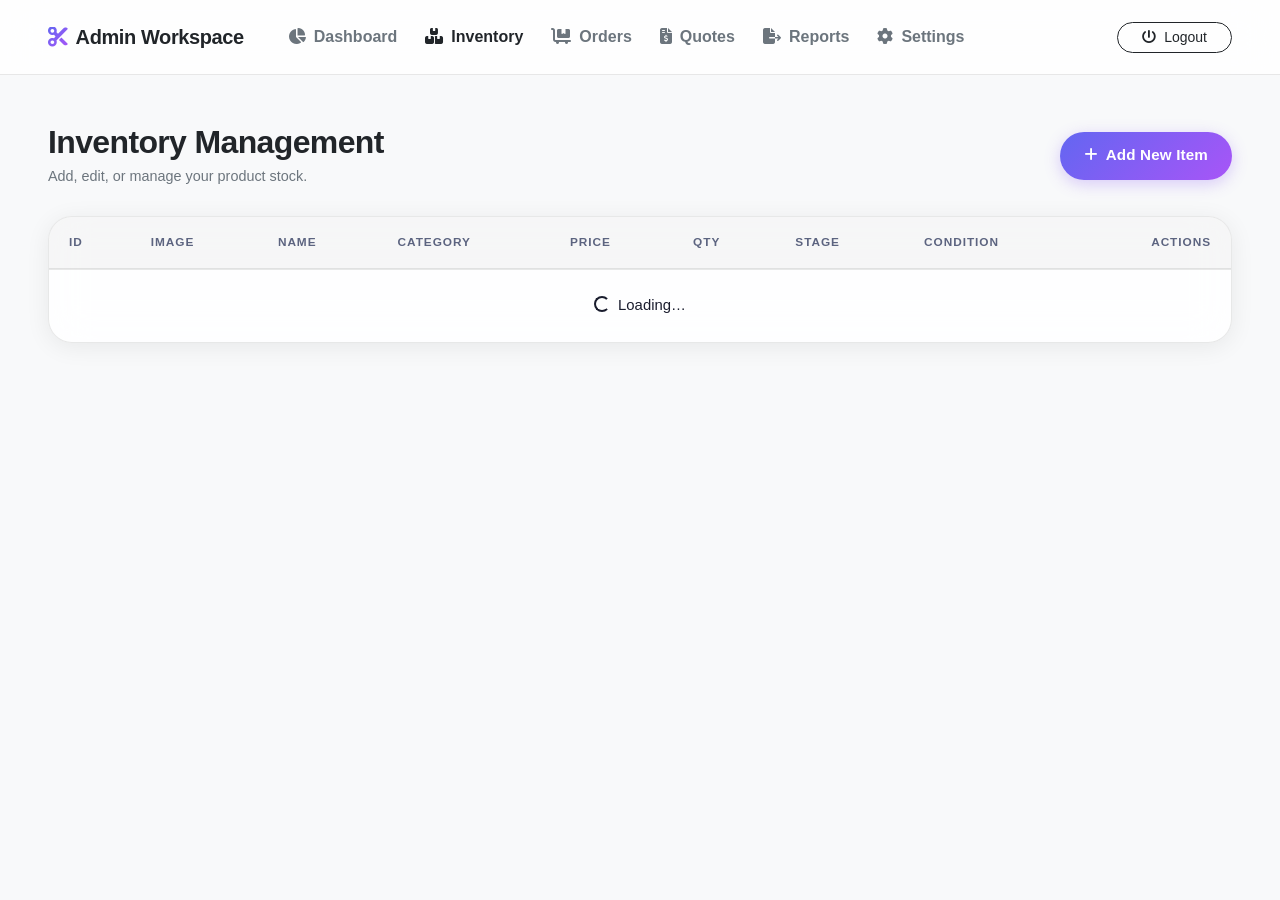
<file: frontend/admin/inventory.html>
<!DOCTYPE html>
<html lang="en">
<head>
    <meta charset="UTF-8">
    <meta name="viewport" content="width=device-width, initial-scale=1.0">
    <title>Inventory | Admin — Joey Tahian</title>
    <link href="https://cdn.jsdelivr.net/npm/bootstrap@5.3.0/dist/css/bootstrap.min.css" rel="stylesheet">
    <link rel="stylesheet" href="../assets/css/style.css">
    <link href="https://cdnjs.cloudflare.com/ajax/libs/font-awesome/6.4.0/css/all.min.css" rel="stylesheet">
</head>
<body class="bg-light text-dark">

    <!-- Admin Navbar -->
    <nav class="navbar navbar-expand-lg navbar-light navbar-glass">
        <div class="container-fluid px-4 px-lg-5">
            <a class="navbar-brand fw-bold fs-5 text-dark" href="dashboard.html">
                <i class="fa-solid fa-scissors me-2 text-gradient"></i>Admin Workspace
            </a>
            <button class="navbar-toggler border-0" type="button" data-bs-toggle="collapse" data-bs-target="#adminNav">
                <span class="navbar-toggler-icon"></span>
            </button>
            <div class="collapse navbar-collapse" id="adminNav">
                <ul class="navbar-nav me-auto ms-3 gap-1">
                    <li class="nav-item"><a class="nav-link fw-semibold text-secondary" href="dashboard.html"><i class="fa-solid fa-chart-pie me-2"></i>Dashboard</a></li>
                    <li class="nav-item"><a class="nav-link fw-bold text-dark" href="inventory.html"><i class="fa-solid fa-boxes-stacked me-2"></i>Inventory</a></li>
                    <li class="nav-item"><a class="nav-link fw-semibold text-secondary" href="orders.html"><i class="fa-solid fa-cart-flatbed me-2"></i>Orders</a></li>
                    <li class="nav-item"><a class="nav-link fw-semibold text-secondary" href="quotes.html"><i class="fa-solid fa-file-invoice-dollar me-2"></i>Quotes</a></li>
                    <li class="nav-item"><a class="nav-link fw-semibold text-secondary" href="reports.html"><i class="fa-solid fa-file-export me-2"></i>Reports</a></li>
                    <li class="nav-item"><a class="nav-link fw-semibold text-secondary" href="settings.html"><i class="fa-solid fa-gear me-2"></i>Settings</a></li>
                </ul>
                <button class="btn btn-outline-dark btn-sm rounded-pill px-4" id="logoutBtn">
                    <i class="fa-solid fa-power-off me-2"></i>Logout
                </button>
            </div>
        </div>
    </nav>

    <!-- Content -->
    <div class="container-fluid px-4 px-lg-5 py-5 animate-fade-up">

        <div class="d-flex justify-content-between align-items-center mb-4">
            <div>
                <h2 class="fw-bold mb-1" style="letter-spacing:-0.02em;">Inventory Management</h2>
                <p class="text-secondary mb-0" style="font-size:0.9rem;">Add, edit, or manage your product stock.</p>
            </div>
            <button class="btn btn-modern rounded-pill px-4" data-bs-toggle="modal" data-bs-target="#inventoryModal" id="btnAddItem">
                <i class="fa-solid fa-plus me-2"></i>Add New Item
            </button>
        </div>

        <div class="glass-card no-hover p-0 overflow-hidden">
            <div class="table-responsive">
                <table class="table table-glass mb-0" id="inventoryTable">
                    <thead>
                        <tr>
                            <th>ID</th>
                            <th>Image</th>
                            <th>Name</th>
                            <th>Category</th>
                            <th>Price</th>
                            <th>Qty</th>
                            <th>Stage</th>
                            <th>Condition</th>
                            <th class="text-end">Actions</th>
                        </tr>
                    </thead>
                    <tbody>
                        <tr><td colspan="9" class="text-center text-secondary py-4"><span class="spinner-border spinner-border-sm me-2"></span>Loading…</td></tr>
                    </tbody>
                </table>
            </div>
        </div>
    </div>

    <!-- Add/Edit Modal -->
    <div class="modal fade" id="inventoryModal" tabindex="-1">
        <div class="modal-dialog modal-lg">
            <div class="modal-content glass-card shadow-lg" style="padding:0;">
                <form id="inventoryForm" novalidate>
                    <div class="modal-header">
                        <h5 class="modal-title fw-bold" id="inventoryModalLabel">Add New Item</h5>
                        <button type="button" class="btn-close" data-bs-dismiss="modal"></button>
                    </div>
                    <div class="modal-body">
                        <input type="hidden" id="itemId" name="id">

                        <div class="mb-3">
                            <label class="form-label">Item Name</label>
                            <input type="text" class="form-control glass-input" id="itemName" name="name" required placeholder="e.g. Queen Size Bedsheet Set">
                        </div>

                        <div class="mb-3">
                            <label class="form-label">Image URL (Optional)</label>
                            <input type="url" class="form-control glass-input" id="itemImageUrl" name="image_url" placeholder="https://example.com/image.jpg">
                        </div>

                        <div class="row g-3">
                            <div class="col-md-6 mb-0">
                                <label class="form-label">Category</label>
                                <input type="text" class="form-control glass-input" id="itemCategory" name="category" required placeholder="e.g. Blankets">
                            </div>
                            <div class="col-md-6 mb-0">
                                <label class="form-label">Price (₱)</label>
                                <input type="number" step="0.01" class="form-control glass-input" id="itemPrice" name="price" required placeholder="0.00">
                            </div>
                        </div>

                        <div class="row g-3 mt-0">
                            <div class="col-md-4 mb-0">
                                <label class="form-label">Quantity</label>
                                <input type="number" class="form-control glass-input" id="itemQty" name="quantity" required placeholder="0">
                            </div>
                            <div class="col-md-4 mb-0">
                                <label class="form-label">Stage</label>
                                <select class="form-select glass-input" id="itemStage" name="stage">
                                    <option value="made">Made</option>
                                    <option value="packed">Packed</option>
                                    <option value="on_hand">On Hand</option>
                                </select>
                            </div>
                            <div class="col-md-4 mb-0">
                                <label class="form-label">Condition</label>
                                <select class="form-select glass-input" id="itemCondition" name="item_condition">
                                    <option value="new">New</option>
                                    <option value="returned_good">Returned (Good)</option>
                                    <option value="returned_damaged">Returned (Damaged)</option>
                                </select>
                            </div>
                        </div>
                    </div>
                    <div class="modal-footer">
                        <button type="button" class="btn btn-outline-secondary rounded-pill px-4" data-bs-dismiss="modal">Cancel</button>
                        <button type="submit" class="btn btn-modern rounded-pill px-5">Save Changes</button>
                    </div>
                </form>
            </div>
        </div>
    </div>

    <!-- Return Modal -->
    <div class="modal fade" id="returnModal" tabindex="-1">
        <div class="modal-dialog">
            <div class="modal-content glass-card shadow-lg" style="padding:0;">
                <form id="returnForm" novalidate>
                    <div class="modal-header">
                        <h5 class="modal-title fw-bold">Log Return</h5>
                        <button type="button" class="btn-close" data-bs-dismiss="modal"></button>
                    </div>
                    <div class="modal-body">
                        <input type="hidden" id="returnItemId" name="id">
                        <div class="mb-3">
                            <label class="form-label">Quantity Returned</label>
                            <input type="number" min="1" class="form-control glass-input" id="returnQty" name="quantity" required placeholder="1">
                        </div>
                        <div class="mb-3">
                            <label class="form-label">Condition</label>
                            <select class="form-select glass-input" id="returnCondition" name="condition">
                                <option value="returned_good">Returned — Good (Will restock)</option>
                                <option value="returned_damaged">Returned — Damaged (Do not restock)</option>
                            </select>
                        </div>
                    </div>
                    <div class="modal-footer">
                        <button type="button" class="btn btn-outline-secondary rounded-pill px-4" data-bs-dismiss="modal">Cancel</button>
                        <button type="submit" class="btn btn-warning rounded-pill px-5 fw-bold text-dark">Log Return</button>
                    </div>
                </form>
            </div>
        </div>
    </div>

    <script src="https://code.jquery.com/jquery-3.6.0.min.js"></script>
    <script src="https://cdn.jsdelivr.net/npm/bootstrap@5.3.0/dist/js/bootstrap.bundle.min.js"></script>
    <script src="../assets/js/api.js?v=5"></script>
    <script src="../assets/js/inventory.js?v=4"></script>
</body>
</html>
</file>
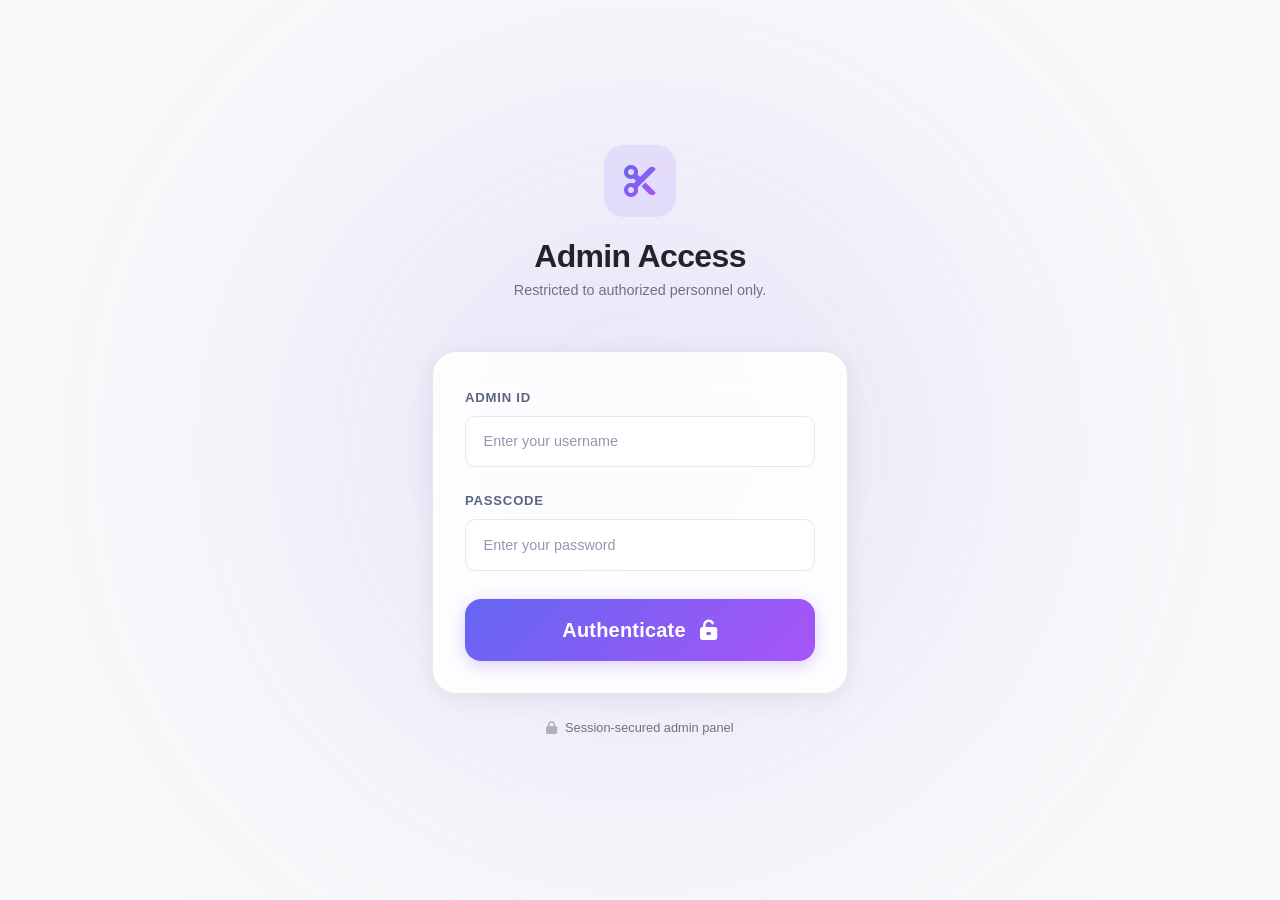
<file: frontend/admin/login.html>
<!DOCTYPE html>
<html lang="en">
<head>
    <meta charset="UTF-8">
    <meta name="viewport" content="width=device-width, initial-scale=1.0">
    <title>Admin Login | Joey Tahian</title>
    <link href="https://cdn.jsdelivr.net/npm/bootstrap@5.3.0/dist/css/bootstrap.min.css" rel="stylesheet">
    <link rel="stylesheet" href="../assets/css/style.css">
    <link href="https://cdnjs.cloudflare.com/ajax/libs/font-awesome/6.4.0/css/all.min.css" rel="stylesheet">
</head>
<body class="bg-light text-dark d-flex align-items-center justify-content-center" style="min-height: 100vh;">

    <div class="hero-glow"></div>

    <div class="container animate-fade-up" style="max-width: 440px;">
        <div class="text-center mb-5">
            <span style="display:inline-flex;align-items:center;justify-content:center;width:72px;height:72px;border-radius:20px;background:var(--accent-light);margin-bottom:1.25rem;">
                <i class="fa-solid fa-scissors fs-2 text-gradient"></i>
            </span>
            <h2 class="fw-bold mb-1" style="letter-spacing:-0.02em;">Admin Access</h2>
            <p class="text-secondary mb-0" style="font-size:0.9rem;">Restricted to authorized personnel only.</p>
        </div>

        <div class="glass-card">
            <div id="loginAlert" class="alert alert-danger d-none mb-4 p-3" role="alert" style="border-radius:10px; font-size:0.9rem;"></div>

            <form id="loginForm" novalidate>
                <div class="mb-3">
                    <label for="username" class="form-label">Admin ID</label>
                    <input type="text" class="form-control glass-input" id="username" required placeholder="Enter your username" autocomplete="username">
                </div>
                <div class="mb-4">
                    <label for="password" class="form-label">Passcode</label>
                    <input type="password" class="form-control glass-input" id="password" required placeholder="Enter your password" autocomplete="current-password">
                </div>
                <button type="submit" class="btn btn-modern w-100 py-3 fw-bold fs-5">
                    Authenticate <i class="fa-solid fa-unlock-keyhole ms-2"></i>
                </button>
            </form>
        </div>

        <p class="text-center text-secondary mt-4" style="font-size:0.8rem;">
            <i class="fa-solid fa-lock me-1 opacity-50"></i> Session-secured admin panel
        </p>
    </div>

    <script src="https://code.jquery.com/jquery-3.6.0.min.js"></script>
    <script src="../assets/js/api.js?v=5"></script>
    <script>
        $(function() {
            $('#loginForm').submit(function(e) {
                e.preventDefault();
                $('#loginAlert').addClass('d-none');

                api('auth/login.php', 'POST', {
                    username: $('#username').val(),
                    password: $('#password').val()
                }).done(function(res) {
                    if (res.data && res.data.csrf_token) {
                        sessionStorage.setItem('joey_csrf_token', res.data.csrf_token);
                    }
                    if (res.status === 'success') window.location.href = 'dashboard.html';
                }).fail(function(jqXHR) {
                    let msg = jqXHR.responseJSON ? jqXHR.responseJSON.message : 'Login failed. Check your credentials.';
                    $('#loginAlert').html('<i class="fa-solid fa-circle-exclamation me-2"></i>' + msg).removeClass('d-none');
                });
            });
        });
    </script>
</body>
</html>
</file>
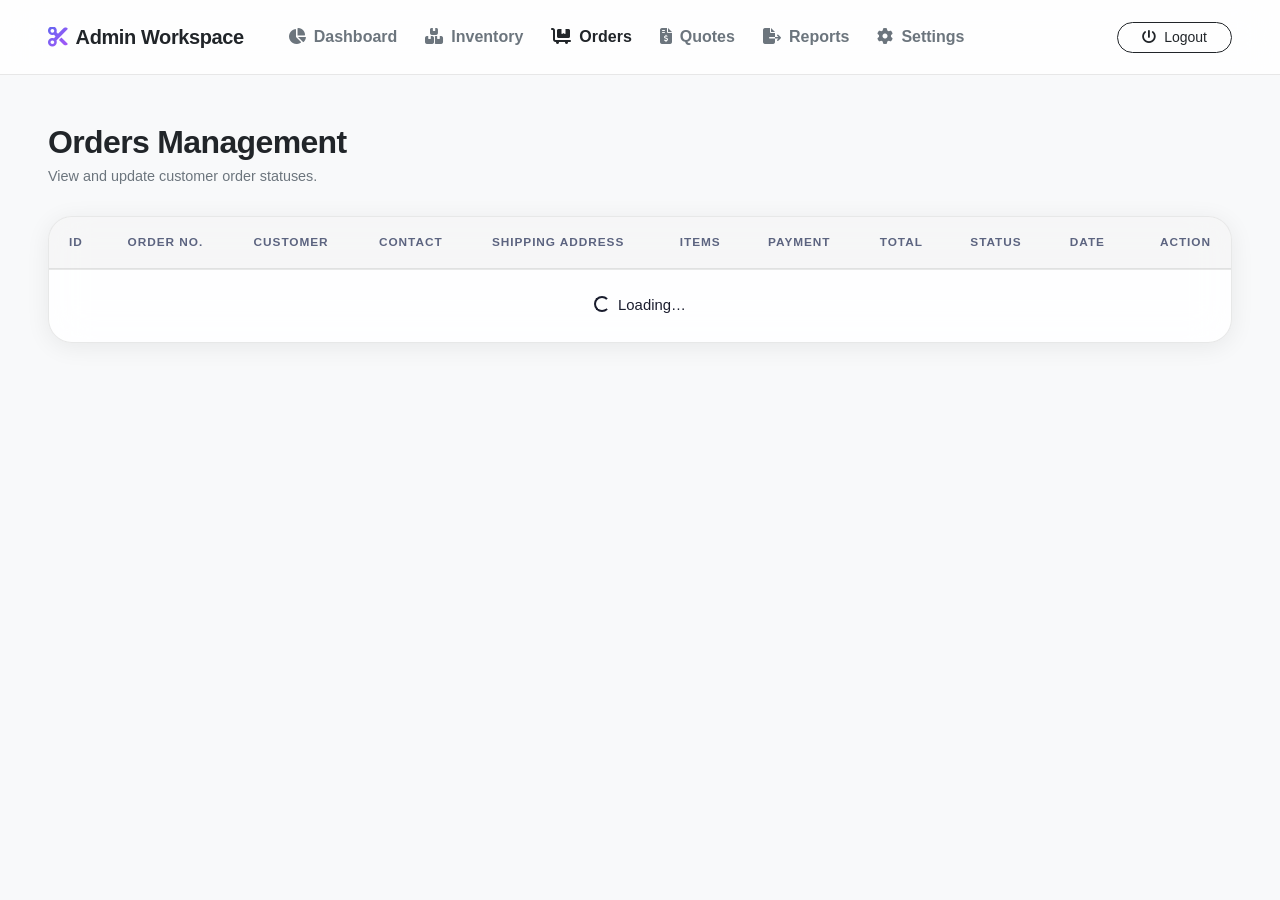
<file: frontend/admin/orders.html>
<!DOCTYPE html>
<html lang="en">
<head>
    <meta charset="UTF-8">
    <meta name="viewport" content="width=device-width, initial-scale=1.0">
    <title>Orders | Admin — Joey Tahian</title>
    <link href="https://cdn.jsdelivr.net/npm/bootstrap@5.3.0/dist/css/bootstrap.min.css" rel="stylesheet">
    <link rel="stylesheet" href="../assets/css/style.css">
    <link href="https://cdnjs.cloudflare.com/ajax/libs/font-awesome/6.4.0/css/all.min.css" rel="stylesheet">
</head>
<body class="bg-light text-dark">

    <!-- Admin Navbar -->
    <nav class="navbar navbar-expand-lg navbar-light navbar-glass">
        <div class="container-fluid px-4 px-lg-5">
            <a class="navbar-brand fw-bold fs-5 text-dark" href="dashboard.html">
                <i class="fa-solid fa-scissors me-2 text-gradient"></i>Admin Workspace
            </a>
            <button class="navbar-toggler border-0" type="button" data-bs-toggle="collapse" data-bs-target="#adminNav">
                <span class="navbar-toggler-icon"></span>
            </button>
            <div class="collapse navbar-collapse" id="adminNav">
                <ul class="navbar-nav me-auto ms-3 gap-1">
                    <li class="nav-item"><a class="nav-link fw-semibold text-secondary" href="dashboard.html"><i class="fa-solid fa-chart-pie me-2"></i>Dashboard</a></li>
                    <li class="nav-item"><a class="nav-link fw-semibold text-secondary" href="inventory.html"><i class="fa-solid fa-boxes-stacked me-2"></i>Inventory</a></li>
                    <li class="nav-item"><a class="nav-link fw-bold text-dark" href="orders.html"><i class="fa-solid fa-cart-flatbed me-2"></i>Orders</a></li>
                    <li class="nav-item"><a class="nav-link fw-semibold text-secondary" href="quotes.html"><i class="fa-solid fa-file-invoice-dollar me-2"></i>Quotes</a></li>
                    <li class="nav-item"><a class="nav-link fw-semibold text-secondary" href="reports.html"><i class="fa-solid fa-file-export me-2"></i>Reports</a></li>
                    <li class="nav-item"><a class="nav-link fw-semibold text-secondary" href="settings.html"><i class="fa-solid fa-gear me-2"></i>Settings</a></li>
                </ul>
                <button class="btn btn-outline-dark btn-sm rounded-pill px-4" id="logoutBtn">
                    <i class="fa-solid fa-power-off me-2"></i>Logout
                </button>
            </div>
        </div>
    </nav>

    <!-- Content -->
    <div class="container-fluid px-4 px-lg-5 py-5 animate-fade-up">

        <div class="d-flex justify-content-between align-items-center mb-4">
            <div>
                <h2 class="fw-bold mb-1" style="letter-spacing:-0.02em;">Orders Management</h2>
                <p class="text-secondary mb-0" style="font-size:0.9rem;">View and update customer order statuses.</p>
            </div>
        </div>

        <div id="ordersFeedback" class="alert d-none" role="status" aria-live="polite"></div>

        <div class="glass-card no-hover p-0 overflow-hidden">
            <div class="table-responsive">
                <table class="table table-glass mb-0" id="ordersTable">
                    <thead>
                        <tr>
                            <th>ID</th>
                            <th>Order No.</th>
                            <th>Customer</th>
                            <th>Contact</th>
                            <th>Shipping Address</th>
                            <th>Items</th>
                            <th>Payment</th>
                            <th>Total</th>
                            <th>Status</th>
                            <th>Date</th>
                            <th class="text-end">Action</th>
                        </tr>
                    </thead>
                    <tbody>
                        <tr><td colspan="11" class="text-center text-secondary py-4"><span class="spinner-border spinner-border-sm me-2"></span>Loading…</td></tr>
                    </tbody>
                </table>
            </div>
        </div>
    </div>

    <!-- Update Status Modal -->
    <div class="modal fade" id="statusModal" tabindex="-1">
        <div class="modal-dialog">
            <div class="modal-content glass-card shadow-lg" style="padding:0;">
                <form id="statusForm" novalidate>
                    <div class="modal-header">
                        <h5 class="modal-title fw-bold">Update Order Status</h5>
                        <button type="button" class="btn-close" data-bs-dismiss="modal"></button>
                    </div>
                    <div class="modal-body">
                        <input type="hidden" id="orderId" name="id">
                        <div class="mb-3">
                            <label class="form-label">New Status</label>
                            <select class="form-select glass-input" id="orderStatus" name="status">
                                <option value="pending">Pending</option>
                                <option value="confirmed">Confirmed</option>
                                <option value="packed">Packed</option>
                                <option value="delivered">Delivered</option>
                                <option value="cancelled">Cancelled</option>
                            </select>
                        </div>
                        <div id="statusError" class="alert alert-danger d-none mb-0" role="alert"></div>
                    </div>
                    <div class="modal-footer">
                        <button type="button" class="btn btn-outline-secondary rounded-pill px-4" data-bs-dismiss="modal">Cancel</button>
                        <button type="submit" class="btn btn-modern rounded-pill px-5">Update Status</button>
                    </div>
                </form>
            </div>
        </div>
    </div>

    <script src="https://code.jquery.com/jquery-3.6.0.min.js"></script>
    <script src="https://cdn.jsdelivr.net/npm/bootstrap@5.3.0/dist/js/bootstrap.bundle.min.js"></script>
    <script src="../assets/js/api.js?v=5"></script>
    <script>
        $(function() {
            function loadOrders() {
                api('orders/list.php').done(function(res) {
                    let tbody = $('#ordersTable tbody');
                    tbody.empty();

                    if (!res.data || res.data.length === 0) {
                        tbody.html('<tr><td colspan="11" class="text-center text-secondary py-5"><i class="fa-solid fa-inbox fs-2 d-block opacity-30 mb-2"></i>No orders found.</td></tr>');
                        return;
                    }

                    res.data.forEach(order => {
                        const statusMap = {
                            pending:   'bg-secondary bg-opacity-10 text-secondary border border-secondary border-opacity-50',
                            confirmed: 'bg-info bg-opacity-10 text-info border border-info border-opacity-50',
                            packed:    'bg-primary bg-opacity-10 text-primary border border-primary border-opacity-50',
                            delivered: 'bg-success bg-opacity-10 text-success border border-success border-opacity-50',
                            cancelled: 'bg-danger bg-opacity-10 text-danger border border-danger border-opacity-50',
                        };
                        let badgeColor = statusMap[order.status] || statusMap.pending;

                        tbody.append(`
                            <tr>
                                <td class="text-secondary" style="font-size:0.85rem;">${order.id}</td>
                                <td><span class="fw-bold text-gradient">${order.order_no}</span></td>
                                <td class="fw-semibold">${$('<div>').text(order.customer_name).html()}</td>
                                <td>
                                    <div style="font-size:0.88rem;"><i class="fa-solid fa-mobile-screen me-1 text-secondary"></i>${$('<div>').text(order.mobile || '—').html()}</div>
                                    <small class="text-secondary"><i class="fa-solid fa-envelope me-1"></i>${$('<div>').text(order.email || '—').html()}</small>
                                </td>
                                <td style="font-size:0.88rem;max-width:240px;">${$('<div>').text(order.address || '—').html()}</td>
                                <td style="font-size:0.88rem;max-width:220px;">${$('<div>').text(order.items_summary || '—').html()}</td>
                                <td style="font-size:0.88rem;">${$('<div>').text(order.payment_method || 'COD').html()}</td>
                                <td class="fw-bold">₱${parseFloat(order.total).toFixed(2)}</td>
                                <td>
                                    <span class="badge ${badgeColor}" style="text-transform:capitalize;">${order.status}</span>
                                    <small class="d-block mt-1 ${order.email_confirmed_at ? 'text-success' : 'text-secondary'}">${order.email_confirmed_at ? 'Confirmed by email' : (order.status === 'pending' ? (order.confirmation_email_sent_at ? 'Email sent' : 'Email not sent') : '')}</small>
                                </td>
                                <td class="text-secondary" style="font-size:0.82rem; white-space:nowrap;">${order.created_at}</td>
                                <td class="text-end">
                                    <div class="d-flex flex-column align-items-end gap-2">
                                        <button class="btn btn-sm btn-outline-dark rounded-pill px-3 btn-status" data-id="${order.id}" data-status="${order.status}" ${['delivered', 'cancelled'].includes(order.status) ? 'disabled' : ''}>
                                            <i class="fa-solid fa-pen-to-square me-1"></i>Update
                                        </button>
                                        ${order.status === 'pending' ? `<button class="btn btn-sm btn-outline-primary rounded-pill px-3 btn-resend" data-id="${order.id}"><i class="fa-solid fa-envelope me-1"></i>${order.confirmation_email_sent_at ? 'Resend email' : 'Send email'}</button>` : ''}
                                    </div>
                                </td>
                            </tr>
                        `);
                    });
                }).fail(function(xhr) {
                    tbody.html('<tr><td colspan="11" class="text-center text-secondary py-4">Orders could not be loaded.</td></tr>');
                    $('#ordersFeedback').text(xhr.responseJSON && xhr.responseJSON.message ? xhr.responseJSON.message : 'Unable to load orders.')
                        .removeClass('d-none alert-success').addClass('alert-danger');
                });
            }

            loadOrders();
            setInterval(function() {
                if (!document.hidden) loadOrders();
            }, 30000);
            $(window).on('focus', loadOrders);

            $(document).on('click', '.btn-status', function() {
                const allowed = {
                    pending: ['confirmed', 'cancelled'],
                    confirmed: ['packed', 'cancelled'],
                    packed: ['delivered'],
                    delivered: [],
                    cancelled: []
                };
                const currentStatus = $(this).data('status');
                const choices = allowed[currentStatus] || [];
                $('#orderStatus').empty();
                choices.forEach(function(status) {
                    $('#orderStatus').append($('<option>').val(status).text(status.charAt(0).toUpperCase() + status.slice(1)));
                });
                $('#statusError').addClass('d-none').text('');
                $('#orderId').val($(this).data('id'));
                new bootstrap.Modal(document.getElementById('statusModal')).show();
            });

            $('#statusForm').submit(function(e) {
                e.preventDefault();
                if ($('#orderStatus').val() === 'cancelled' && !window.confirm('Cancel this order and return its quantities to inventory?')) return;
                const submit = $(this).find('button[type="submit"]');
                submit.prop('disabled', true);
                $('#statusError').addClass('d-none').text('');
                api('orders/update_status.php', 'POST', $(this).serialize()).done(function() {
                    bootstrap.Modal.getInstance(document.getElementById('statusModal')).hide();
                    loadOrders();
                }).fail(function(xhr) {
                    $('#statusError').text(xhr.responseJSON && xhr.responseJSON.message ? xhr.responseJSON.message : 'Unable to update order status.').removeClass('d-none');
                }).always(function() {
                    submit.prop('disabled', false);
                });
            });

            $('#ordersTable').on('click', '.btn-resend', function() {
                const button = $(this);
                button.prop('disabled', true).html('<span class="spinner-border spinner-border-sm me-1"></span>Sending…');
                $('#ordersFeedback').addClass('d-none').text('');
                api('orders/resend_confirmation.php', 'POST', { id: Number(button.data('id')) }).done(function(response) {
                    $('#ordersFeedback').removeClass('d-none alert-danger').addClass('alert-success')
                        .text(response.message || 'Confirmation email sent.');
                    loadOrders();
                }).fail(function(xhr) {
                    $('#ordersFeedback').removeClass('d-none alert-success').addClass('alert-danger')
                        .text(xhr.responseJSON && xhr.responseJSON.message ? xhr.responseJSON.message : 'Unable to send the confirmation email.');
                    button.prop('disabled', false).html('<i class="fa-solid fa-envelope me-1"></i>Retry email');
                });
            });

            $('#logoutBtn').click(function() {
                api('auth/logout.php', 'POST').done(() => { sessionStorage.removeItem('joey_csrf_token'); window.location.href = 'login.html'; });
            });
        });
    </script>
</body>
</html>
</file>
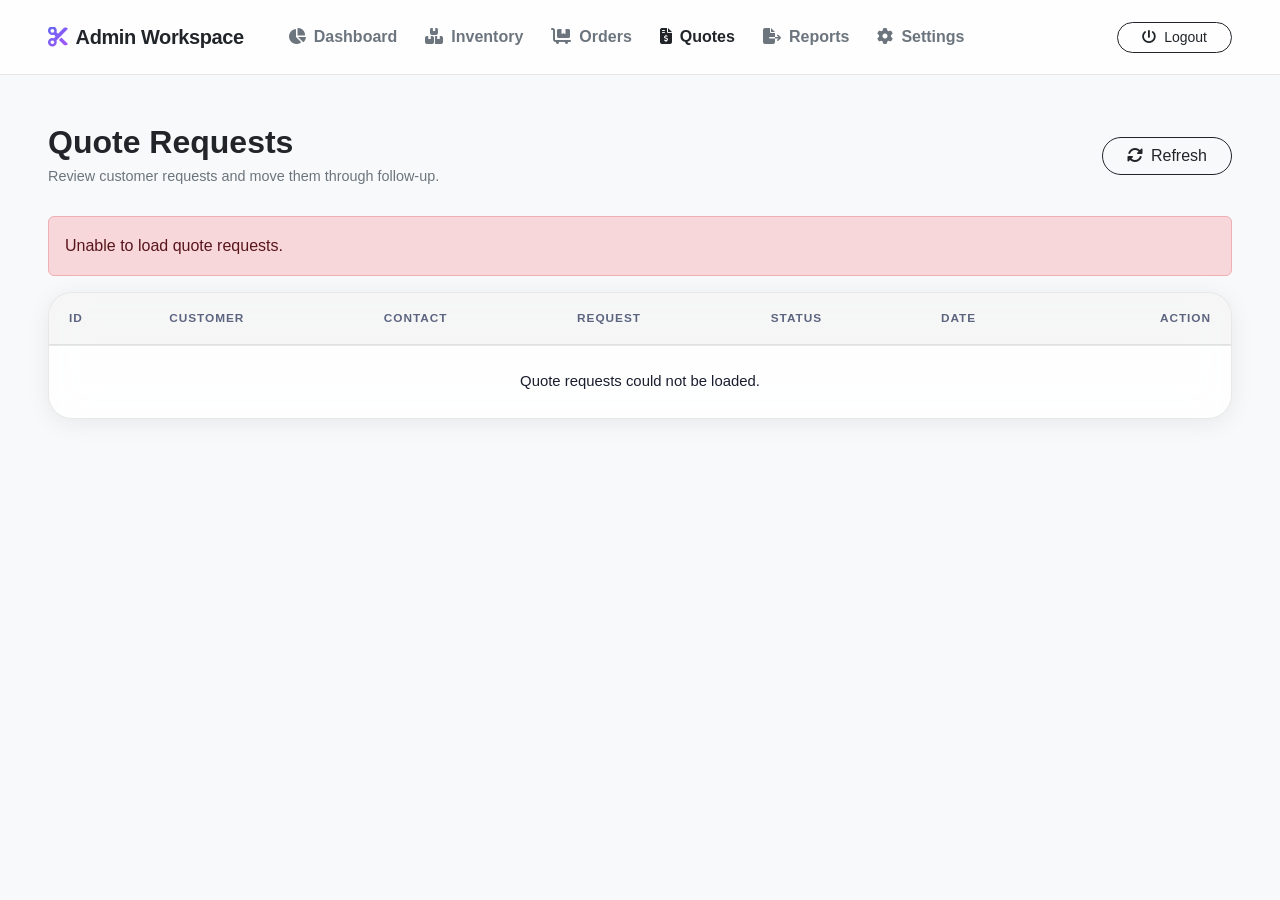
<file: frontend/admin/quotes.html>
<!DOCTYPE html>
<html lang="en">
<head>
    <meta charset="UTF-8">
    <meta name="viewport" content="width=device-width, initial-scale=1.0">
    <title>Quote Requests | Admin — Joey Tahian</title>
    <link href="https://cdn.jsdelivr.net/npm/bootstrap@5.3.0/dist/css/bootstrap.min.css" rel="stylesheet">
    <link rel="stylesheet" href="../assets/css/style.css">
    <link href="https://cdnjs.cloudflare.com/ajax/libs/font-awesome/6.4.0/css/all.min.css" rel="stylesheet">
</head>
<body class="bg-light text-dark">
    <nav class="navbar navbar-expand-lg navbar-light navbar-glass">
        <div class="container-fluid px-4 px-lg-5">
            <a class="navbar-brand fw-bold fs-5 text-dark" href="dashboard.html"><i class="fa-solid fa-scissors me-2 text-gradient"></i>Admin Workspace</a>
            <button class="navbar-toggler border-0" type="button" data-bs-toggle="collapse" data-bs-target="#adminNav"><span class="navbar-toggler-icon"></span></button>
            <div class="collapse navbar-collapse" id="adminNav">
                <ul class="navbar-nav me-auto ms-3 gap-1">
                    <li class="nav-item"><a class="nav-link fw-semibold text-secondary" href="dashboard.html"><i class="fa-solid fa-chart-pie me-2"></i>Dashboard</a></li>
                    <li class="nav-item"><a class="nav-link fw-semibold text-secondary" href="inventory.html"><i class="fa-solid fa-boxes-stacked me-2"></i>Inventory</a></li>
                    <li class="nav-item"><a class="nav-link fw-semibold text-secondary" href="orders.html"><i class="fa-solid fa-cart-flatbed me-2"></i>Orders</a></li>
                    <li class="nav-item"><a class="nav-link fw-bold text-dark" href="quotes.html"><i class="fa-solid fa-file-invoice-dollar me-2"></i>Quotes</a></li>
                    <li class="nav-item"><a class="nav-link fw-semibold text-secondary" href="reports.html"><i class="fa-solid fa-file-export me-2"></i>Reports</a></li>
                    <li class="nav-item"><a class="nav-link fw-semibold text-secondary" href="settings.html"><i class="fa-solid fa-gear me-2"></i>Settings</a></li>
                </ul>
                <button class="btn btn-outline-dark btn-sm rounded-pill px-4" id="logoutBtn"><i class="fa-solid fa-power-off me-2"></i>Logout</button>
            </div>
        </div>
    </nav>

    <main class="container-fluid px-4 px-lg-5 py-5 animate-fade-up">
        <div class="d-flex justify-content-between align-items-center mb-4">
            <div>
                <h2 class="fw-bold mb-1">Quote Requests</h2>
                <p class="text-secondary mb-0" style="font-size:0.9rem;">Review customer requests and move them through follow-up.</p>
            </div>
            <button class="btn btn-outline-dark rounded-pill px-4" id="refreshQuotes"><i class="fa-solid fa-rotate me-2"></i>Refresh</button>
        </div>

        <div id="quotesError" class="alert alert-danger d-none" role="alert"></div>
        <div class="glass-card no-hover p-0 overflow-hidden">
            <div class="table-responsive">
                <table class="table table-glass mb-0" id="quotesTable">
                    <thead>
                        <tr><th>ID</th><th>Customer</th><th>Contact</th><th>Request</th><th>Status</th><th>Date</th><th class="text-end">Action</th></tr>
                    </thead>
                    <tbody><tr><td colspan="7" class="text-center text-secondary py-4"><span class="spinner-border spinner-border-sm me-2"></span>Loading…</td></tr></tbody>
                </table>
            </div>
        </div>
    </main>

    <script src="https://code.jquery.com/jquery-3.6.0.min.js"></script>
    <script src="https://cdn.jsdelivr.net/npm/bootstrap@5.3.0/dist/js/bootstrap.bundle.min.js"></script>
    <script src="../assets/js/api.js?v=5"></script>
    <script>
        $(function() {
            const nextStatus = { pending: 'reviewed', reviewed: 'contacted', contacted: 'closed', closed: null };
            const nextLabel = { reviewed: 'Mark reviewed', contacted: 'Mark contacted', closed: 'Close request' };
            const statusStyle = {
                pending: 'secondary', reviewed: 'info', contacted: 'primary', closed: 'success'
            };

            function escapeHtml(value) {
                return $('<div>').text(value == null ? '' : String(value)).html();
            }

            function loadQuotes() {
                const tbody = $('#quotesTable tbody');
                $('#quotesError').addClass('d-none').text('');
                tbody.html('<tr><td colspan="7" class="text-center text-secondary py-4"><span class="spinner-border spinner-border-sm me-2"></span>Loading…</td></tr>');
                api('quotes/list.php').done(function(response) {
                    tbody.empty();
                    const quotes = Array.isArray(response.data) ? response.data : [];
                    if (!quotes.length) {
                        tbody.html('<tr><td colspan="7" class="text-center text-secondary py-5"><i class="fa-solid fa-inbox fs-2 d-block opacity-30 mb-2"></i>No quote requests yet.</td></tr>');
                        return;
                    }

                    quotes.forEach(function(quote) {
                        const next = nextStatus[quote.status];
                        const color = statusStyle[quote.status] || 'secondary';
                        const action = next
                            ? `<button type="button" class="btn btn-sm btn-outline-dark rounded-pill px-3 btn-advance" data-id="${Number(quote.id)}" data-status="${next}">${nextLabel[next]}</button>`
                            : '<span class="text-secondary">Complete</span>';
                        tbody.append(`
                            <tr>
                                <td class="text-secondary">${Number(quote.id)}</td>
                                <td class="fw-semibold">${escapeHtml(quote.customer_name)}</td>
                                <td>${escapeHtml(quote.contact)}</td>
                                <td style="min-width:260px;white-space:pre-wrap;">${escapeHtml(quote.requested_items)}</td>
                                <td><span class="badge bg-${color} bg-opacity-10 text-${color} border border-${color} border-opacity-50" style="text-transform:capitalize;">${escapeHtml(quote.status)}</span></td>
                                <td class="text-secondary" style="font-size:0.82rem;white-space:nowrap;">${escapeHtml(quote.created_at)}</td>
                                <td class="text-end">${action}</td>
                            </tr>`);
                    });
                }).fail(function(xhr) {
                    tbody.html('<tr><td colspan="7" class="text-center text-secondary py-4">Quote requests could not be loaded.</td></tr>');
                    $('#quotesError').text(xhr.responseJSON && xhr.responseJSON.message ? xhr.responseJSON.message : 'Unable to load quote requests.').removeClass('d-none');
                });
            }

            loadQuotes();
            $('#refreshQuotes').on('click', loadQuotes);
            $('#quotesTable').on('click', '.btn-advance', function() {
                const button = $(this);
                button.prop('disabled', true);
                api('quotes/update_status.php', 'POST', { id: Number(button.data('id')), status: button.data('status') })
                    .done(loadQuotes)
                    .fail(function(xhr) {
                        button.prop('disabled', false);
                        $('#quotesError').text(xhr.responseJSON && xhr.responseJSON.message ? xhr.responseJSON.message : 'Unable to update this request.').removeClass('d-none');
                    });
            });
            $('#logoutBtn').on('click', function() {
                api('auth/logout.php', 'POST').done(function() { sessionStorage.removeItem('joey_csrf_token'); window.location.href = 'login.html'; });
            });
        });
    </script>
</body>
</html>
</file>
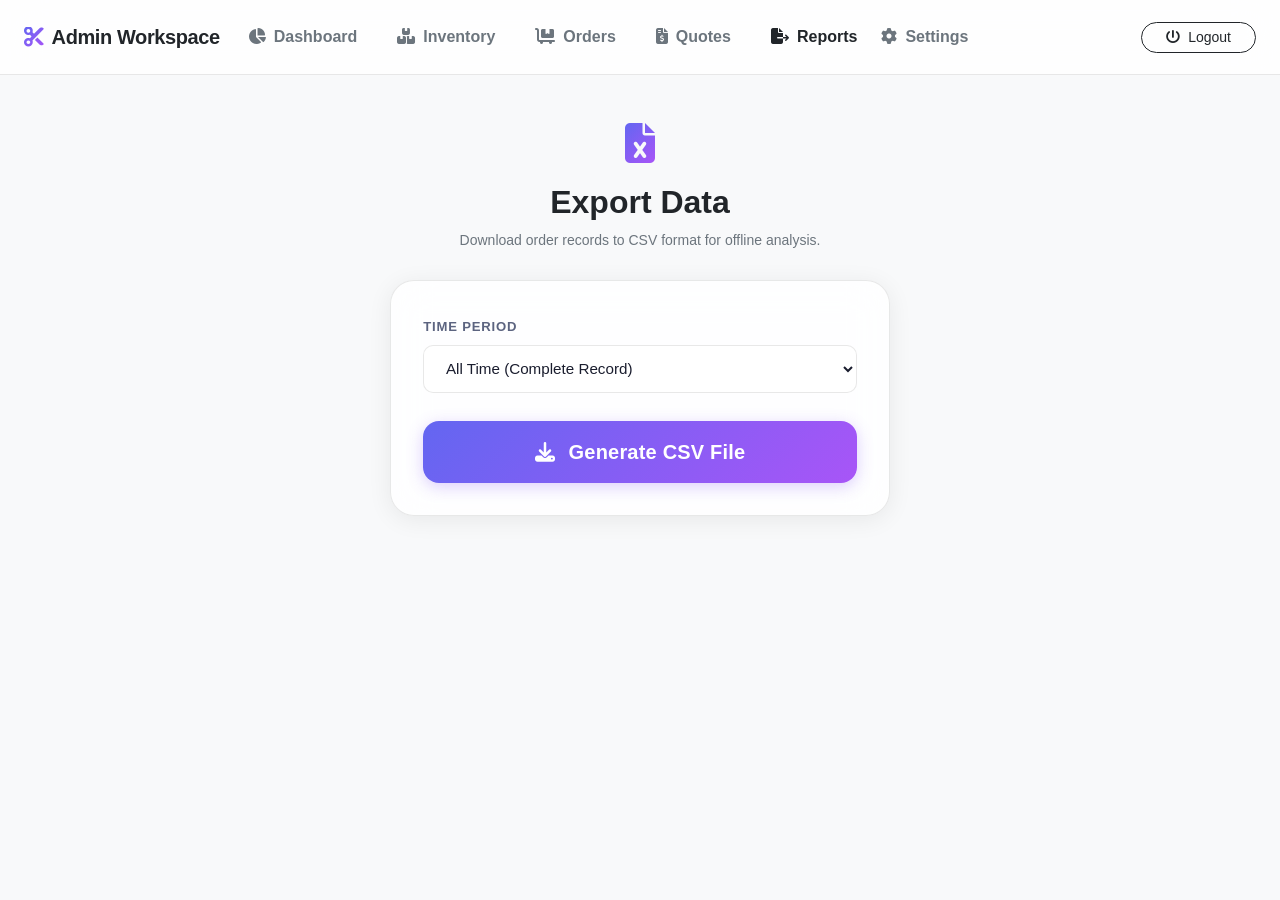
<file: frontend/admin/reports.html>
<!DOCTYPE html>
<html lang="en">
<head>
    <meta charset="UTF-8">
    <meta name="viewport" content="width=device-width, initial-scale=1.0">
    <title>Reports | Admin Workspace</title>
    <link href="https://cdn.jsdelivr.net/npm/bootstrap@5.3.0/dist/css/bootstrap.min.css" rel="stylesheet">
    <link rel="stylesheet" href="../assets/css/style.css">
    <link href="https://cdnjs.cloudflare.com/ajax/libs/font-awesome/6.4.0/css/all.min.css" rel="stylesheet">
</head>
<body class="bg-light text-dark">

    <nav class="navbar navbar-expand-lg navbar-light navbar-glass py-3 mb-5">
        <div class="container-fluid px-4">
            <a class="navbar-brand fw-bold fs-5 text-dark" href="dashboard.html">
                <i class="fa-solid fa-scissors me-2 text-gradient"></i>Admin Workspace
            </a>
            <button class="navbar-toggler border-0" type="button" data-bs-toggle="collapse" data-bs-target="#navbarNav">
                <span class="navbar-toggler-icon"></span>
            </button>
            <div class="collapse navbar-collapse" id="navbarNav">
                <ul class="navbar-nav me-auto">
                    <li class="nav-item"><a class="nav-link fw-bold text-secondary me-3" href="dashboard.html"><i class="fa-solid fa-chart-pie me-2"></i>Dashboard</a></li>
                    <li class="nav-item"><a class="nav-link fw-bold text-secondary me-3" href="inventory.html"><i class="fa-solid fa-boxes-stacked me-2"></i>Inventory</a></li>
                    <li class="nav-item"><a class="nav-link fw-bold text-secondary me-3" href="orders.html"><i class="fa-solid fa-cart-flatbed me-2"></i>Orders</a></li>
                    <li class="nav-item"><a class="nav-link fw-bold text-secondary me-3" href="quotes.html"><i class="fa-solid fa-file-invoice-dollar me-2"></i>Quotes</a></li>
                    <li class="nav-item"><a class="nav-link fw-bold text-dark" href="reports.html"><i class="fa-solid fa-file-export me-2"></i>Reports</a></li>
                    <li class="nav-item"><a class="nav-link fw-semibold text-secondary" href="settings.html"><i class="fa-solid fa-gear me-2"></i>Settings</a></li>
                </ul>
                <button class="btn btn-outline-dark btn-sm rounded-pill px-4" id="logoutBtn"><i class="fa-solid fa-power-off me-2"></i>Logout</button>
            </div>
        </div>
    </nav>

    <div class="container-fluid px-4 animate-fade-up">
        <div class="row justify-content-center">
            <div class="col-md-6 col-lg-5">
                <div class="text-center mb-4">
                    <i class="fa-solid fa-file-excel fs-1 text-gradient mb-3"></i>
                    <h2 class="fw-bold m-0">Export Data</h2>
                    <p class="text-secondary small mt-2">Download order records to CSV format for offline analysis.</p>
                </div>
                
                <div class="glass-card">
                    <form id="reportForm">
                        <div class="mb-4">
                            <label class="form-label text-secondary small fw-bold text-uppercase">Time Period</label>
                            <select class="form-select glass-input text-dark" id="reportPeriod" name="period">
                                <option value="all" class="text-dark">All Time (Complete Record)</option>
                                <option value="day" class="text-dark">Today</option>
                                <option value="week" class="text-dark">Past 7 Days</option>
                                <option value="month" class="text-dark">This Month</option>
                            </select>
                        </div>
                        <button type="submit" class="btn btn-modern w-100 py-3 fw-bold fs-5"><i class="fa-solid fa-download me-2"></i> Generate CSV File</button>
                    </form>
                </div>
            </div>
        </div>
    </div>

    <script src="https://code.jquery.com/jquery-3.6.0.min.js"></script>
    <script src="https://cdn.jsdelivr.net/npm/bootstrap@5.3.0/dist/js/bootstrap.bundle.min.js"></script>
    <script src="../assets/js/api.js?v=5"></script>
    <script src="../assets/js/reports.js?v=3"></script>
</body>
</html>
</file>
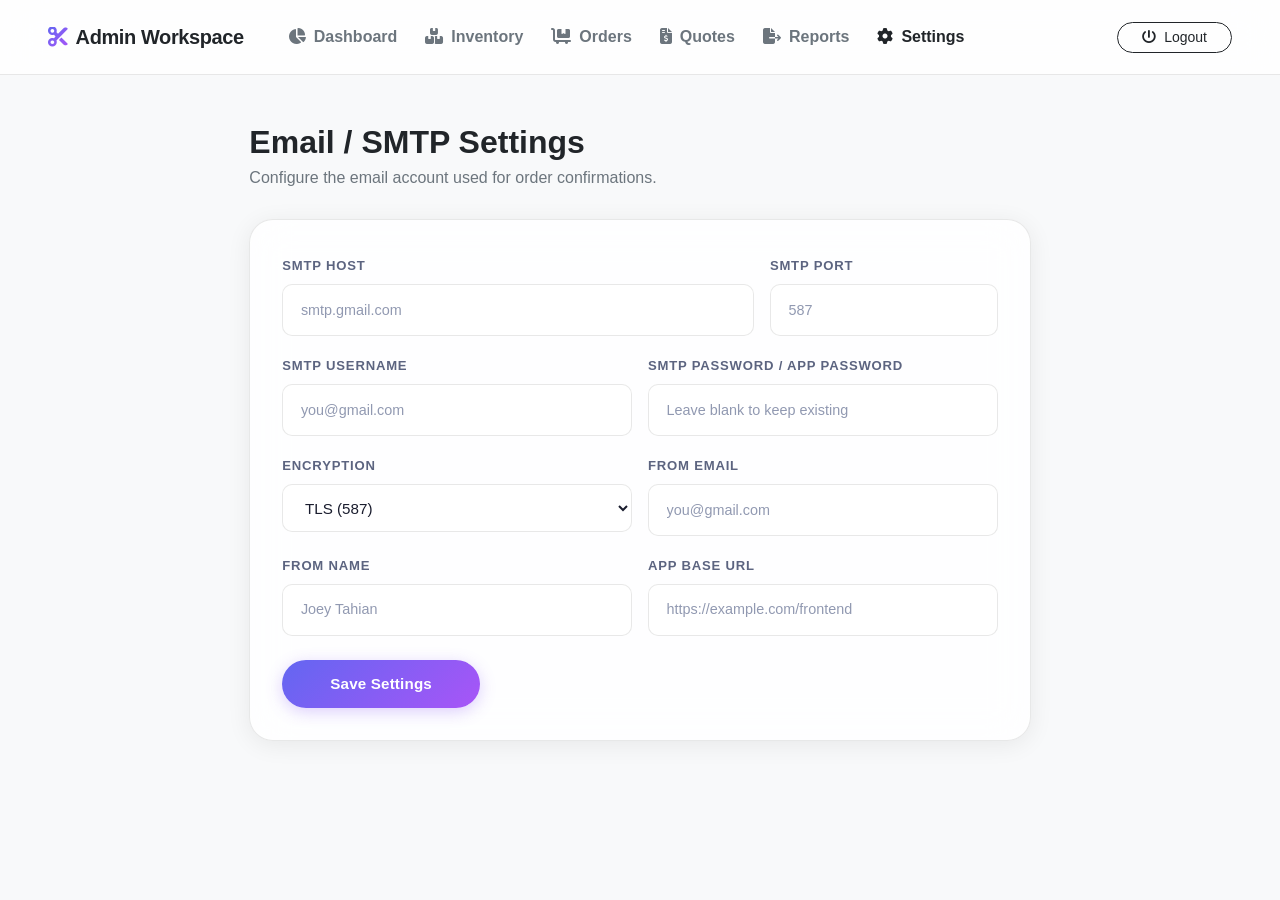
<file: frontend/admin/settings.html>
<!DOCTYPE html>
<html lang="en">
<head>
    <meta charset="UTF-8">
    <meta name="viewport" content="width=device-width, initial-scale=1.0">
    <title>Email Settings | Admin — Joey Tahian</title>
    <link href="https://cdn.jsdelivr.net/npm/bootstrap@5.3.0/dist/css/bootstrap.min.css" rel="stylesheet">
    <link rel="stylesheet" href="../assets/css/style.css">
    <link href="https://cdnjs.cloudflare.com/ajax/libs/font-awesome/6.4.0/css/all.min.css" rel="stylesheet">
</head>
<body class="bg-light text-dark">
    <nav class="navbar navbar-expand-lg navbar-light navbar-glass">
        <div class="container-fluid px-4 px-lg-5">
            <a class="navbar-brand fw-bold fs-5 text-dark" href="dashboard.html">
                <i class="fa-solid fa-scissors me-2 text-gradient"></i>Admin Workspace
            </a>
            <button class="navbar-toggler border-0" type="button" data-bs-toggle="collapse" data-bs-target="#adminNav">
                <span class="navbar-toggler-icon"></span>
            </button>
            <div class="collapse navbar-collapse" id="adminNav">
                <ul class="navbar-nav me-auto ms-3 gap-1">
                    <li class="nav-item"><a class="nav-link fw-semibold text-secondary" href="dashboard.html"><i class="fa-solid fa-chart-pie me-2"></i>Dashboard</a></li>
                    <li class="nav-item"><a class="nav-link fw-semibold text-secondary" href="inventory.html"><i class="fa-solid fa-boxes-stacked me-2"></i>Inventory</a></li>
                    <li class="nav-item"><a class="nav-link fw-semibold text-secondary" href="orders.html"><i class="fa-solid fa-cart-flatbed me-2"></i>Orders</a></li>
                    <li class="nav-item"><a class="nav-link fw-semibold text-secondary" href="quotes.html"><i class="fa-solid fa-file-invoice-dollar me-2"></i>Quotes</a></li>
                    <li class="nav-item"><a class="nav-link fw-semibold text-secondary" href="reports.html"><i class="fa-solid fa-file-export me-2"></i>Reports</a></li>
                    <li class="nav-item"><a class="nav-link fw-bold text-dark" href="settings.html"><i class="fa-solid fa-gear me-2"></i>Settings</a></li>
                </ul>
                <button class="btn btn-outline-dark btn-sm rounded-pill px-4" id="logoutBtn"><i class="fa-solid fa-power-off me-2"></i>Logout</button>
            </div>
        </div>
    </nav>

    <div class="container-fluid px-4 px-lg-5 py-5 animate-fade-up">
        <div class="row justify-content-center">
            <div class="col-lg-8">
                <h2 class="fw-bold mb-1">Email / SMTP Settings</h2>
                <p class="text-secondary mb-4">Configure the email account used for order confirmations.</p>

                <div id="settingsFeedback" class="alert d-none" role="status"></div>

                <div class="glass-card">
                    <form id="settingsForm" novalidate>
                        <div class="row g-3">
                            <div class="col-md-8">
                                <label class="form-label">SMTP Host</label>
                                <input type="text" class="form-control glass-input" id="smtp_host" name="smtp_host" required placeholder="smtp.gmail.com">
                            </div>
                            <div class="col-md-4">
                                <label class="form-label">SMTP Port</label>
                                <input type="number" class="form-control glass-input" id="smtp_port" name="smtp_port" required placeholder="587">
                            </div>
                            <div class="col-md-6">
                                <label class="form-label">SMTP Username</label>
                                <input type="text" class="form-control glass-input" id="smtp_username" name="smtp_username" placeholder="you@gmail.com">
                            </div>
                            <div class="col-md-6">
                                <label class="form-label">SMTP Password / App Password</label>
                                <input type="password" class="form-control glass-input" id="smtp_password" name="smtp_password" placeholder="Leave blank to keep existing">
                            </div>
                            <div class="col-md-6">
                                <label class="form-label">Encryption</label>
                                <select class="form-select glass-input" id="smtp_encryption" name="smtp_encryption">
                                    <option value="tls">TLS (587)</option>
                                    <option value="ssl">SSL (465)</option>
                                    <option value="none">None</option>
                                </select>
                            </div>
                            <div class="col-md-6">
                                <label class="form-label">From Email</label>
                                <input type="email" class="form-control glass-input" id="from_email" name="from_email" placeholder="you@gmail.com">
                            </div>
                            <div class="col-md-6">
                                <label class="form-label">From Name</label>
                                <input type="text" class="form-control glass-input" id="from_name" name="from_name" placeholder="Joey Tahian">
                            </div>
                            <div class="col-md-6">
                                <label class="form-label">App Base URL</label>
                                <input type="url" class="form-control glass-input" id="app_base_url" name="app_base_url" placeholder="https://example.com/frontend">
                            </div>
                        </div>
                        <div class="mt-4">
                            <button type="submit" class="btn btn-modern rounded-pill px-5">Save Settings</button>
                        </div>
                    </form>
                </div>
            </div>
        </div>
    </div>

    <script src="https://code.jquery.com/jquery-3.6.0.min.js"></script>
    <script src="https://cdn.jsdelivr.net/npm/bootstrap@5.3.0/dist/js/bootstrap.bundle.min.js"></script>
    <script src="../assets/js/api.js?v=5"></script>
    <script>
        $(function() {
            function showFeedback(message, success) {
                $('#settingsFeedback').removeClass('d-none alert-success alert-danger')
                    .addClass(success ? 'alert-success' : 'alert-danger')
                    .text(message);
            }

            api('settings/get_mail.php').done(function(res) {
                const data = res.data || {};
                $('#smtp_host').val(data.smtp_host || '');
                $('#smtp_port').val(data.smtp_port || 587);
                $('#smtp_username').val(data.smtp_username || '');
                $('#smtp_encryption').val(data.smtp_encryption || 'tls');
                $('#from_email').val(data.from_email || '');
                $('#from_name').val(data.from_name || 'Joey Tahian');
                $('#app_base_url').val(data.app_base_url || '');
            });

            $('#settingsForm').on('submit', function(event) {
                event.preventDefault();
                const payload = {
                    smtp_host: $('#smtp_host').val().trim(),
                    smtp_port: $('#smtp_port').val(),
                    smtp_username: $('#smtp_username').val().trim(),
                    smtp_password: $('#smtp_password').val(),
                    smtp_encryption: $('#smtp_encryption').val(),
                    from_email: $('#from_email').val().trim(),
                    from_name: $('#from_name').val().trim(),
                    app_base_url: $('#app_base_url').val().trim()
                };
                api('settings/save_mail.php', 'POST', payload).done(function(res) {
                    showFeedback(res.message || 'Settings saved.', true);
                    $('#smtp_password').val('');
                }).fail(function(xhr) {
                    showFeedback(xhr.responseJSON && xhr.responseJSON.message ? xhr.responseJSON.message : 'Could not save settings.', false);
                });
            });

            $('#logoutBtn').click(function() {
                api('auth/logout.php', 'POST').done(function() {
                    sessionStorage.removeItem('joey_csrf_token');
                    window.location.href = 'login.html';
                });
            });
        });
    </script>
</body>
</html>
</file>
<file: frontend/assets/css/style.css>
/* ============================================
   JOEY TAHIAN – SEWING SHOP
   Global Design System with Proper Spacing
   ============================================ */

/* ── Variables ── */
:root {
    --bg-color: #f4f6f9;
    --bg-secondary: #eef0f5;
    --card-bg: rgba(255, 255, 255, 0.85);
    --card-border: rgba(0, 0, 0, 0.09);
    --card-shadow: 0 4px 24px rgba(0, 0, 0, 0.07);
    --text-primary: #1a1d2e;
    --text-secondary: #5c6480;
    --text-muted: #9199b1;
    --accent-gradient: linear-gradient(135deg, #6366f1 0%, #a855f7 100%);
    --accent-color: #8b5cf6;
    --accent-light: rgba(139, 92, 246, 0.12);
    --success-color: #10b981;
    --danger-color: #ef4444;
    --warning-color: #f59e0b;
    --glass-blur: blur(20px);
    --radius-sm: 10px;
    --radius-md: 16px;
    --radius-lg: 24px;
    --radius-xl: 32px;
    --space-xs: 0.5rem;
    --space-sm: 0.75rem;
    --space-md: 1.25rem;
    --space-lg: 2rem;
    --space-xl: 3rem;
    --space-2xl: 5rem;
}

/* ── Reset & Base ── */
*, *::before, *::after { box-sizing: border-box; }

body {
    background-color: var(--bg-color);
    color: var(--text-primary);
    font-family: -apple-system, BlinkMacSystemFont, "Segoe UI", Roboto, Helvetica, Arial, sans-serif;
    font-size: 1rem;
    line-height: 1.6;
    -webkit-font-smoothing: antialiased;
    margin: 0;
    overflow-x: hidden;
}

/* ── Navbar ── */
.navbar-glass {
    background: rgba(255, 255, 255, 0.82) !important;
    backdrop-filter: var(--glass-blur);
    border-bottom: 1px solid var(--card-border);
    position: sticky;
    top: 0;
    z-index: 1000;
    padding-top: 1rem !important;
    padding-bottom: 1rem !important;
}

.navbar-brand {
    font-size: 1.25rem !important;
    letter-spacing: -0.02em;
    gap: 0.5rem;
}

.nav-link {
    padding: 0.5rem 0.75rem !important;
    border-radius: var(--radius-sm);
    transition: background 0.2s ease;
}

.nav-link:hover {
    background: rgba(0, 0, 0, 0.05);
}

/* ── Hero ── */
.hero-section {
    min-height: 88vh;
    display: flex;
    align-items: center;
    position: relative;
    overflow: hidden;
    padding: var(--space-2xl) 0;
}

.hero-glow {
    position: absolute;
    width: 700px;
    height: 700px;
    background: var(--accent-gradient);
    filter: blur(140px);
    opacity: 0.12;
    border-radius: 50%;
    top: 50%;
    left: 50%;
    transform: translate(-50%, -50%);
    z-index: 0;
    pointer-events: none;
}

.hero-content {
    position: relative;
    z-index: 1;
    text-align: center;
}

/* ── Typography ── */
.text-gradient {
    background: var(--accent-gradient);
    -webkit-background-clip: text;
    -webkit-text-fill-color: transparent;
    background-clip: text;
    display: inline-block;
}

.display-1 {
    font-weight: 800;
    letter-spacing: -0.04em;
    line-height: 1.1;
}

.display-4 {
    font-weight: 800;
    letter-spacing: -0.03em;
    line-height: 1.15;
}

.display-5 {
    font-weight: 800;
    letter-spacing: -0.02em;
}

/* ── Section Spacing ── */
.section-gap {
    padding: var(--space-2xl) 0;
}

.section-gap-sm {
    padding: var(--space-xl) 0;
}

/* ── Glass Cards ── */
.glass-card {
    background: var(--card-bg);
    backdrop-filter: var(--glass-blur);
    -webkit-backdrop-filter: var(--glass-blur);
    border: 1px solid var(--card-border);
    border-radius: var(--radius-lg);
    padding: var(--space-lg);
    box-shadow: var(--card-shadow);
    transition: transform 0.3s ease, border-color 0.3s ease, box-shadow 0.3s ease;
}

.glass-card:hover {
    transform: translateY(-4px);
    border-color: rgba(0, 0, 0, 0.14);
    box-shadow: 0 16px 40px rgba(0, 0, 0, 0.11);
}

/* Admin table card – don't lift on hover */
.glass-card.no-hover:hover {
    transform: none;
    box-shadow: var(--card-shadow);
}

/* ── Bento Grid ── */
.bento-grid {
    display: grid;
    grid-template-columns: repeat(auto-fill, minmax(260px, 1fr));
    gap: 1.75rem;
}

.bento-item {
    display: flex;
    flex-direction: column;
    justify-content: space-between;
}

/* ── Product Cards ── */
.product-price {
    font-size: 1.4rem;
    font-weight: 700;
    color: var(--text-primary);
    letter-spacing: -0.01em;
}

.product-stock {
    font-size: 0.8rem;
    font-weight: 600;
    padding: 5px 12px;
    border-radius: 20px;
    display: inline-flex;
    align-items: center;
    gap: 5px;
}

/* ── Form & Inputs ── */
.glass-input {
    background: rgba(255, 255, 255, 0.9) !important;
    border: 1.5px solid var(--card-border) !important;
    color: var(--text-primary) !important;
    border-radius: var(--radius-sm) !important;
    padding: 0.85rem 1.1rem !important;
    font-size: 0.95rem !important;
    line-height: 1.5 !important;
    transition: border-color 0.2s ease, box-shadow 0.2s ease !important;
}

.glass-input:focus {
    background: #ffffff !important;
    border-color: var(--accent-color) !important;
    box-shadow: 0 0 0 4px rgba(139, 92, 246, 0.15) !important;
    outline: none !important;
}

.glass-input::placeholder {
    color: var(--text-muted) !important;
    font-size: 0.9rem !important;
}

/* Select dropdowns */
select.glass-input {
    appearance: auto !important;
    cursor: pointer;
}

/* Textarea */
textarea.glass-input {
    resize: vertical;
    min-height: 100px;
}

.form-label {
    font-weight: 600;
    font-size: 0.82rem !important;
    text-transform: uppercase;
    letter-spacing: 0.06em;
    color: var(--text-secondary) !important;
    margin-bottom: 0.5rem !important;
}

/* Form groups – consistent vertical spacing */
.form-group,
.mb-3 {
    margin-bottom: 1.25rem !important;
}

.mb-4 {
    margin-bottom: 1.75rem !important;
}

/* ── Buttons ── */
.btn-modern {
    color: white !important;
    background: var(--accent-gradient);
    border: none;
    border-radius: var(--radius-md);
    font-weight: 600;
    font-size: 0.95rem;
    padding: 0.8rem 1.6rem;
    letter-spacing: 0.01em;
    transition: opacity 0.25s ease, transform 0.2s ease, box-shadow 0.25s ease;
    box-shadow: 0 4px 16px rgba(139, 92, 246, 0.3);
}

.btn-modern:hover {
    opacity: 0.92;
    transform: translateY(-2px);
    box-shadow: 0 8px 24px rgba(139, 92, 246, 0.4);
}

.btn-modern:active {
    transform: translateY(0);
}

/* ── Quantity Controls ── */
.qty-control {
    display: flex;
    align-items: center;
    gap: 10px;
    background: rgba(0, 0, 0, 0.05);
    border-radius: var(--radius-sm);
    padding: 6px 10px;
    border: 1px solid var(--card-border);
}

.qty-btn {
    background: white;
    border: 1px solid var(--card-border);
    color: var(--text-primary);
    width: 32px;
    height: 32px;
    border-radius: 8px;
    display: flex;
    align-items: center;
    justify-content: center;
    cursor: pointer;
    font-size: 0.85rem;
    transition: background 0.2s, border-color 0.2s;
    flex-shrink: 0;
}

.qty-btn:hover {
    background: var(--accent-light);
    border-color: var(--accent-color);
    color: var(--accent-color);
}

.qty-input {
    background: transparent;
    border: none;
    color: var(--text-primary);
    width: 36px;
    text-align: center;
    font-weight: 700;
    font-size: 0.95rem;
    outline: none;
    -moz-appearance: textfield;
}

.qty-input::-webkit-outer-spin-button,
.qty-input::-webkit-inner-spin-button {
    -webkit-appearance: none;
    margin: 0;
}

/* ── Admin Table ── */
.table-glass,
.table-glass td,
.table-glass th {
    color: var(--text-primary) !important;
    vertical-align: middle;
}

.table-glass thead th {
    background: rgba(0, 0, 0, 0.03);
    border-bottom: 2px solid var(--card-border);
    color: var(--text-secondary) !important;
    font-weight: 700;
    text-transform: uppercase;
    font-size: 0.74rem;
    letter-spacing: 0.08em;
    padding: 1rem 1.25rem;
    white-space: nowrap;
}

.table-glass tbody td {
    background: transparent;
    border-bottom: 1px solid rgba(0, 0, 0, 0.05);
    padding: 1rem 1.25rem;
    font-size: 0.93rem;
}

.table-glass tbody tr:last-child td {
    border-bottom: none;
}

.table-glass tbody tr:hover td {
    background: rgba(99, 102, 241, 0.03);
}

/* ── Badges ── */
.badge {
    font-weight: 600;
    font-size: 0.75rem;
    letter-spacing: 0.04em;
    padding: 0.4em 0.9em;
    border-radius: 20px;
}

/* ── Admin Modal ── */
.modal-content.glass-card {
    border-radius: var(--radius-lg) !important;
    padding: 0;
}

.modal-header {
    padding: 1.5rem 1.75rem 1rem !important;
    border-bottom: 1px solid var(--card-border) !important;
}

.modal-body {
    padding: 1.5rem 1.75rem !important;
}

.modal-footer {
    padding: 1rem 1.75rem 1.5rem !important;
    border-top: 1px solid var(--card-border) !important;
    gap: 0.75rem;
}

/* ── Page Headers ── */
.page-header {
    padding: var(--space-xl) 0 var(--space-lg);
}

.page-header h1,
.page-header h2 {
    margin-bottom: 0.6rem;
}

/* ── Scrollbar ── */
::-webkit-scrollbar { width: 8px; }
::-webkit-scrollbar-track { background: var(--bg-color); }
::-webkit-scrollbar-thumb {
    background: rgba(0, 0, 0, 0.15);
    border-radius: 4px;
}
::-webkit-scrollbar-thumb:hover { background: rgba(0, 0, 0, 0.25); }

/* ── Animations ── */
@keyframes fadeInUp {
    from { opacity: 0; transform: translateY(28px); }
    to   { opacity: 1; transform: translateY(0); }
}

.animate-fade-up {
    animation: fadeInUp 0.75s cubic-bezier(0.16, 1, 0.3, 1) forwards;
}

.delay-1 { animation-delay: 0.1s; opacity: 0; }
.delay-2 { animation-delay: 0.22s; opacity: 0; }
.delay-3 { animation-delay: 0.34s; opacity: 0; }

/* ── FAQ ── */
.faq-section {
    padding-top: var(--space-2xl);
    padding-bottom: var(--space-2xl);
}

.faq-card {
    background: rgba(255, 255, 255, 0.7);
    border: 1px solid var(--card-border);
    border-radius: var(--radius-md);
    margin-bottom: 0.85rem;
    overflow: hidden;
    backdrop-filter: var(--glass-blur);
    transition: background 0.3s ease, border-color 0.3s ease;
}

.faq-card:hover {
    background: white;
    border-color: rgba(0, 0, 0, 0.13);
}

.faq-card summary {
    padding: 1.4rem 1.6rem;
    font-size: 1rem;
    font-weight: 600;
    cursor: pointer;
    list-style: none;
    position: relative;
    color: var(--text-primary);
    padding-right: 3.5rem;
}

.faq-card summary::-webkit-details-marker { display: none; }

.faq-card summary::after {
    content: '+';
    position: absolute;
    right: 1.5rem;
    top: 50%;
    transform: translateY(-50%);
    font-size: 1.3rem;
    color: var(--accent-color);
    transition: transform 0.3s ease;
    line-height: 1;
}

.faq-card[open] summary::after {
    transform: translateY(-50%) rotate(45deg);
}

.faq-card .faq-content {
    padding: 0 1.6rem 1.4rem;
    color: var(--text-secondary);
    line-height: 1.65;
    animation: fadeDown 0.3s ease;
}

@keyframes fadeDown {
    from { opacity: 0; transform: translateY(-8px); }
    to   { opacity: 1; transform: translateY(0); }
}

/* ── Recommendation Items (Quote page) ── */
.recommendation-item {
    background: rgba(255, 255, 255, 0.7);
    border: 1px solid var(--card-border);
    border-radius: var(--radius-sm);
    padding: 1rem 1.1rem;
    margin-bottom: 0.65rem;
    transition: background 0.2s ease, border-color 0.2s ease;
    cursor: default;
}

.recommendation-item:hover {
    background: white;
    border-color: rgba(139, 92, 246, 0.25);
}

/* ── Utility Helpers ── */
.section-label {
    font-size: 0.8rem;
    font-weight: 700;
    text-transform: uppercase;
    letter-spacing: 0.08em;
    color: var(--text-muted);
    margin-bottom: var(--space-sm);
}

.divider-soft {
    border: none;
    border-top: 1px solid var(--card-border);
    margin: var(--space-lg) 0;
}

/* ── Responsive tweaks ── */
@media (max-width: 768px) {
    :root {
        --space-lg: 1.5rem;
        --space-xl: 2rem;
        --space-2xl: 3.5rem;
    }

    .display-1 { font-size: 2.4rem !important; }
    .display-4 { font-size: 2rem !important; }
    .bento-grid { grid-template-columns: 1fr; gap: 1.25rem; }

    .glass-card { padding: 1.4rem; }

    .table-glass thead th,
    .table-glass tbody td { padding: 0.75rem 0.9rem; }
}
</file>
